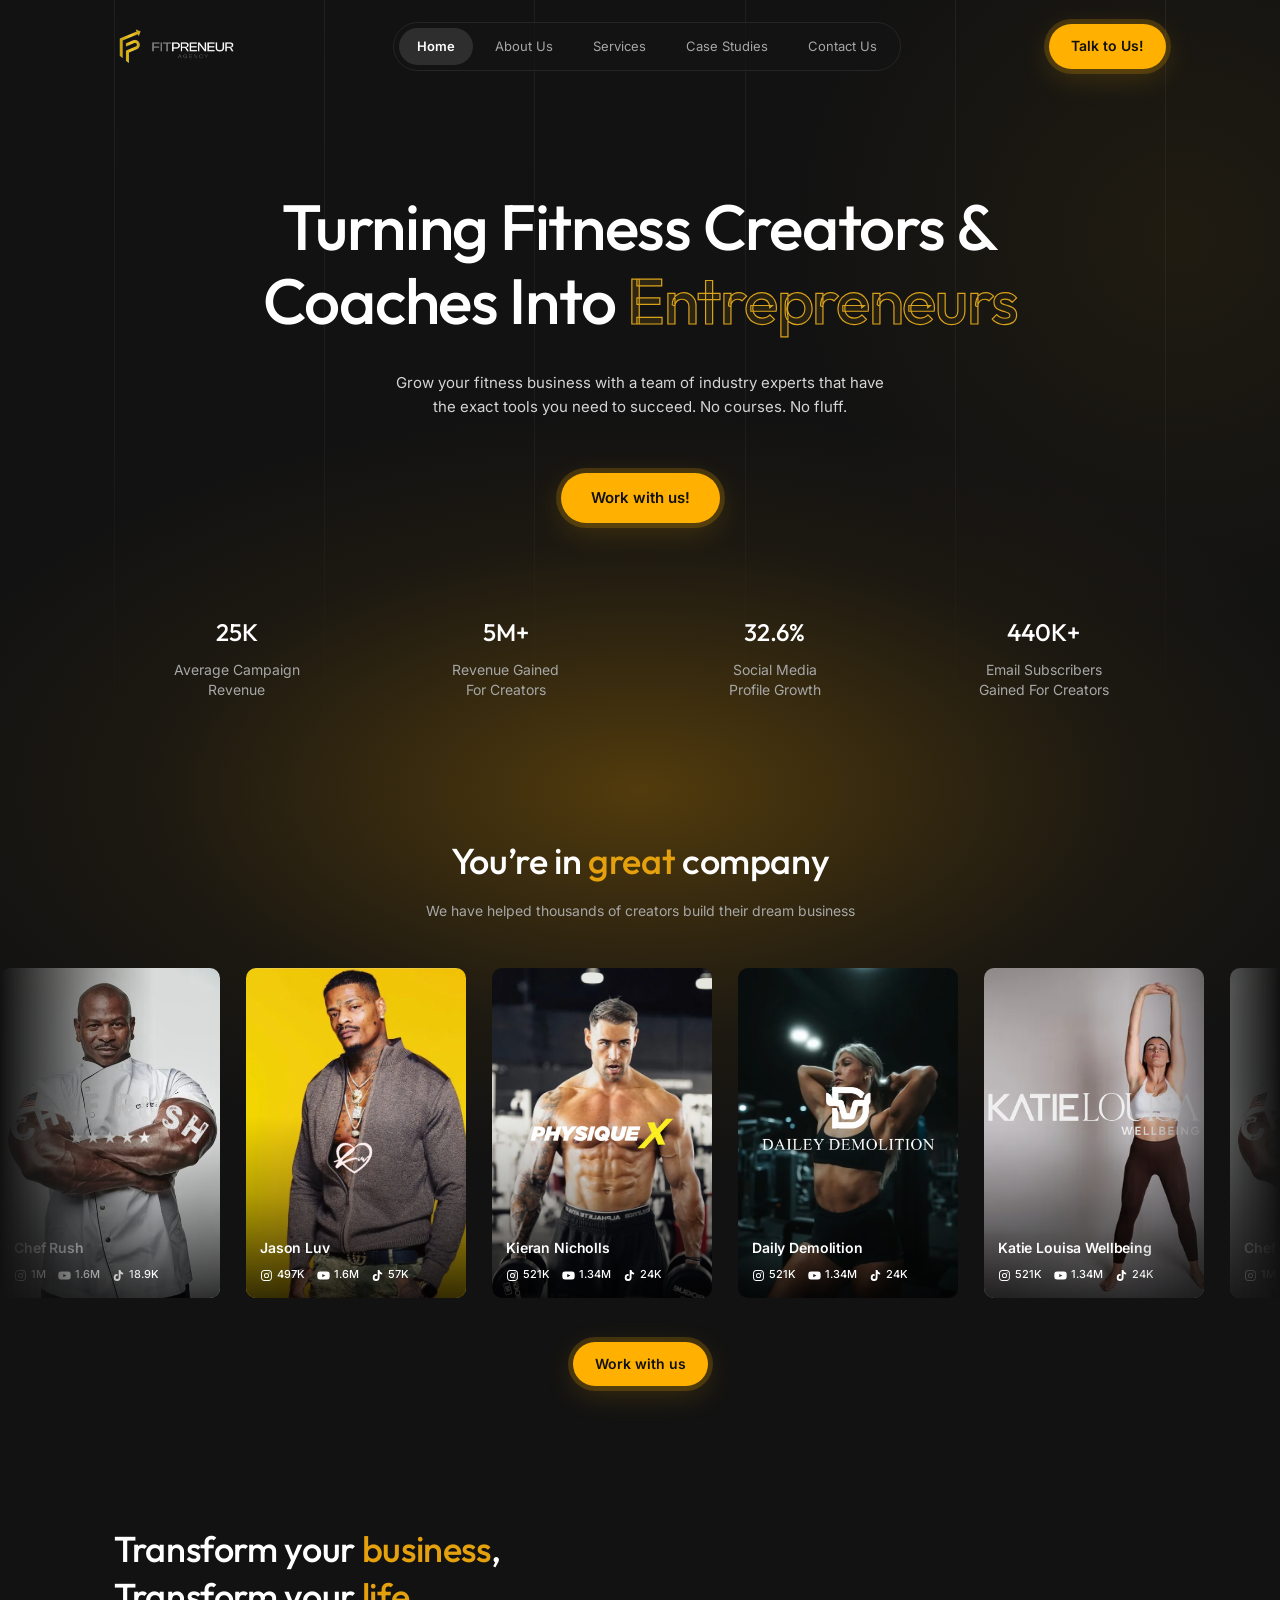
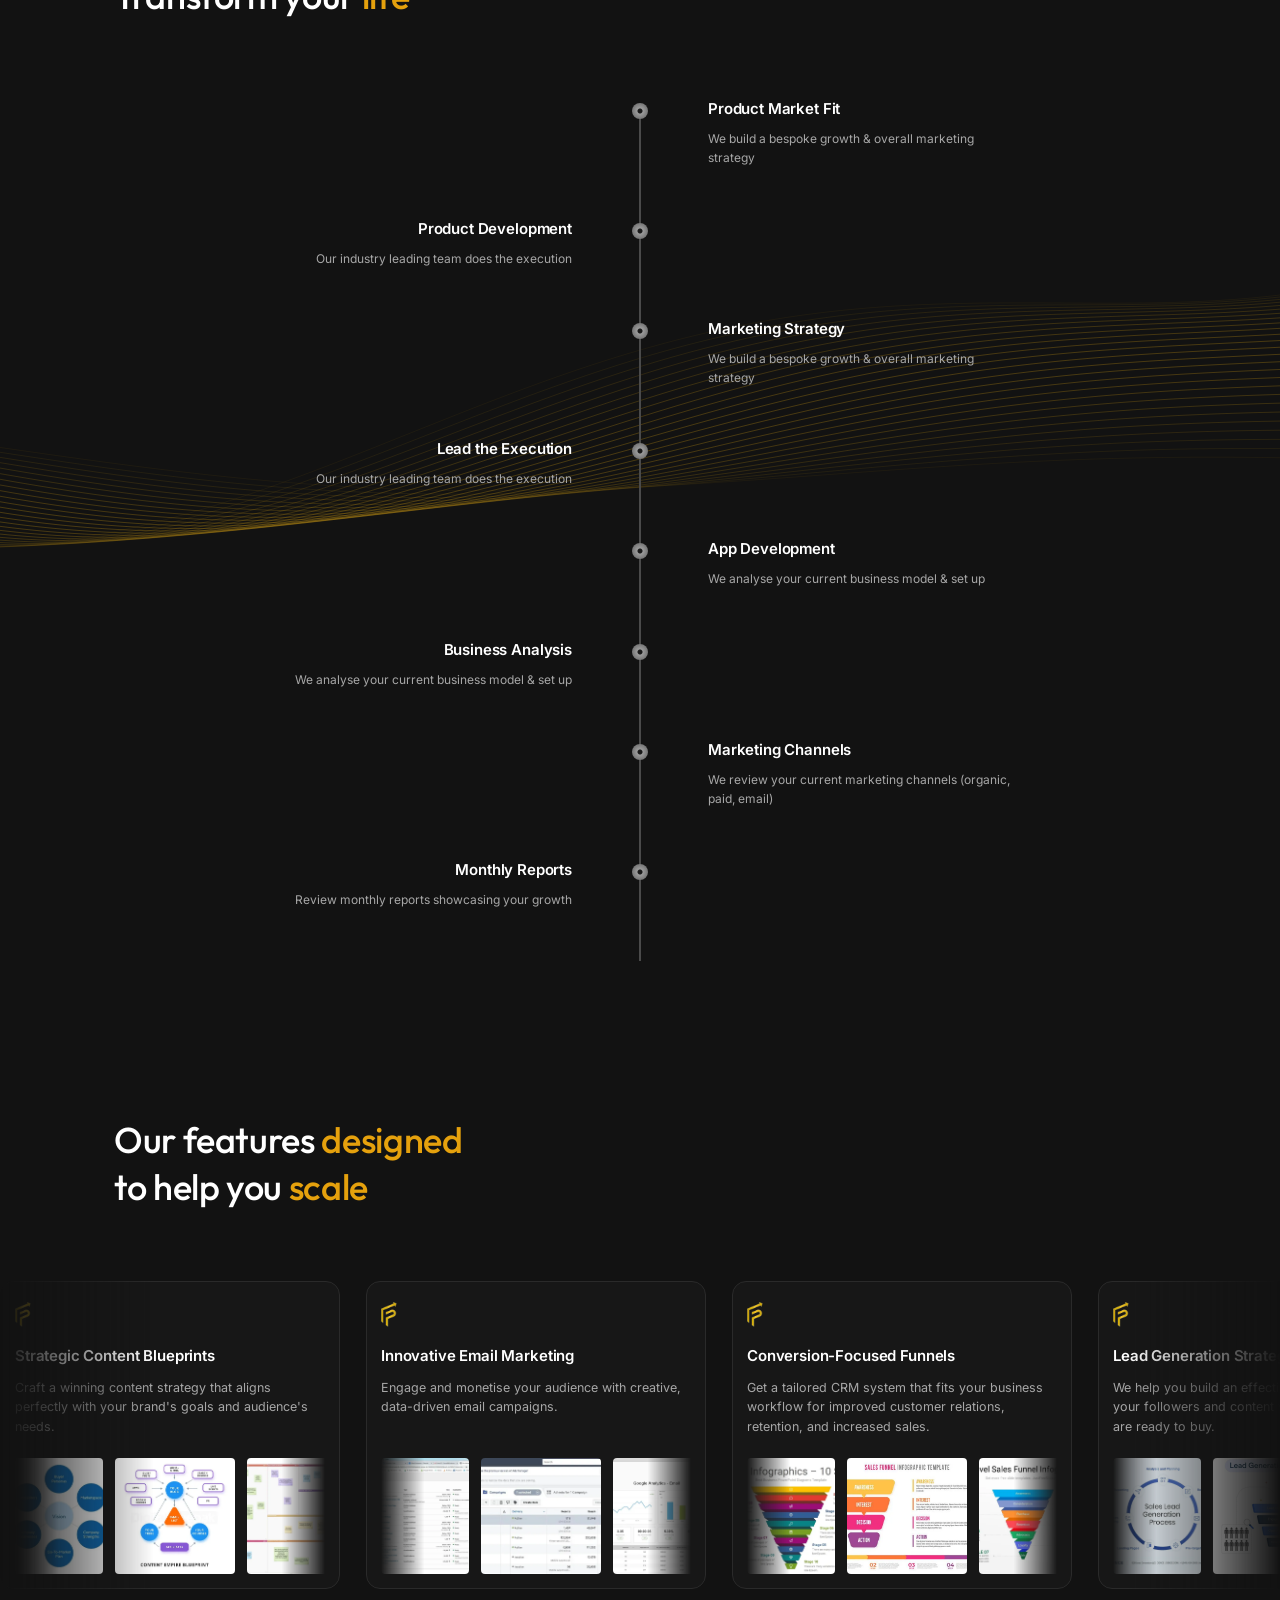
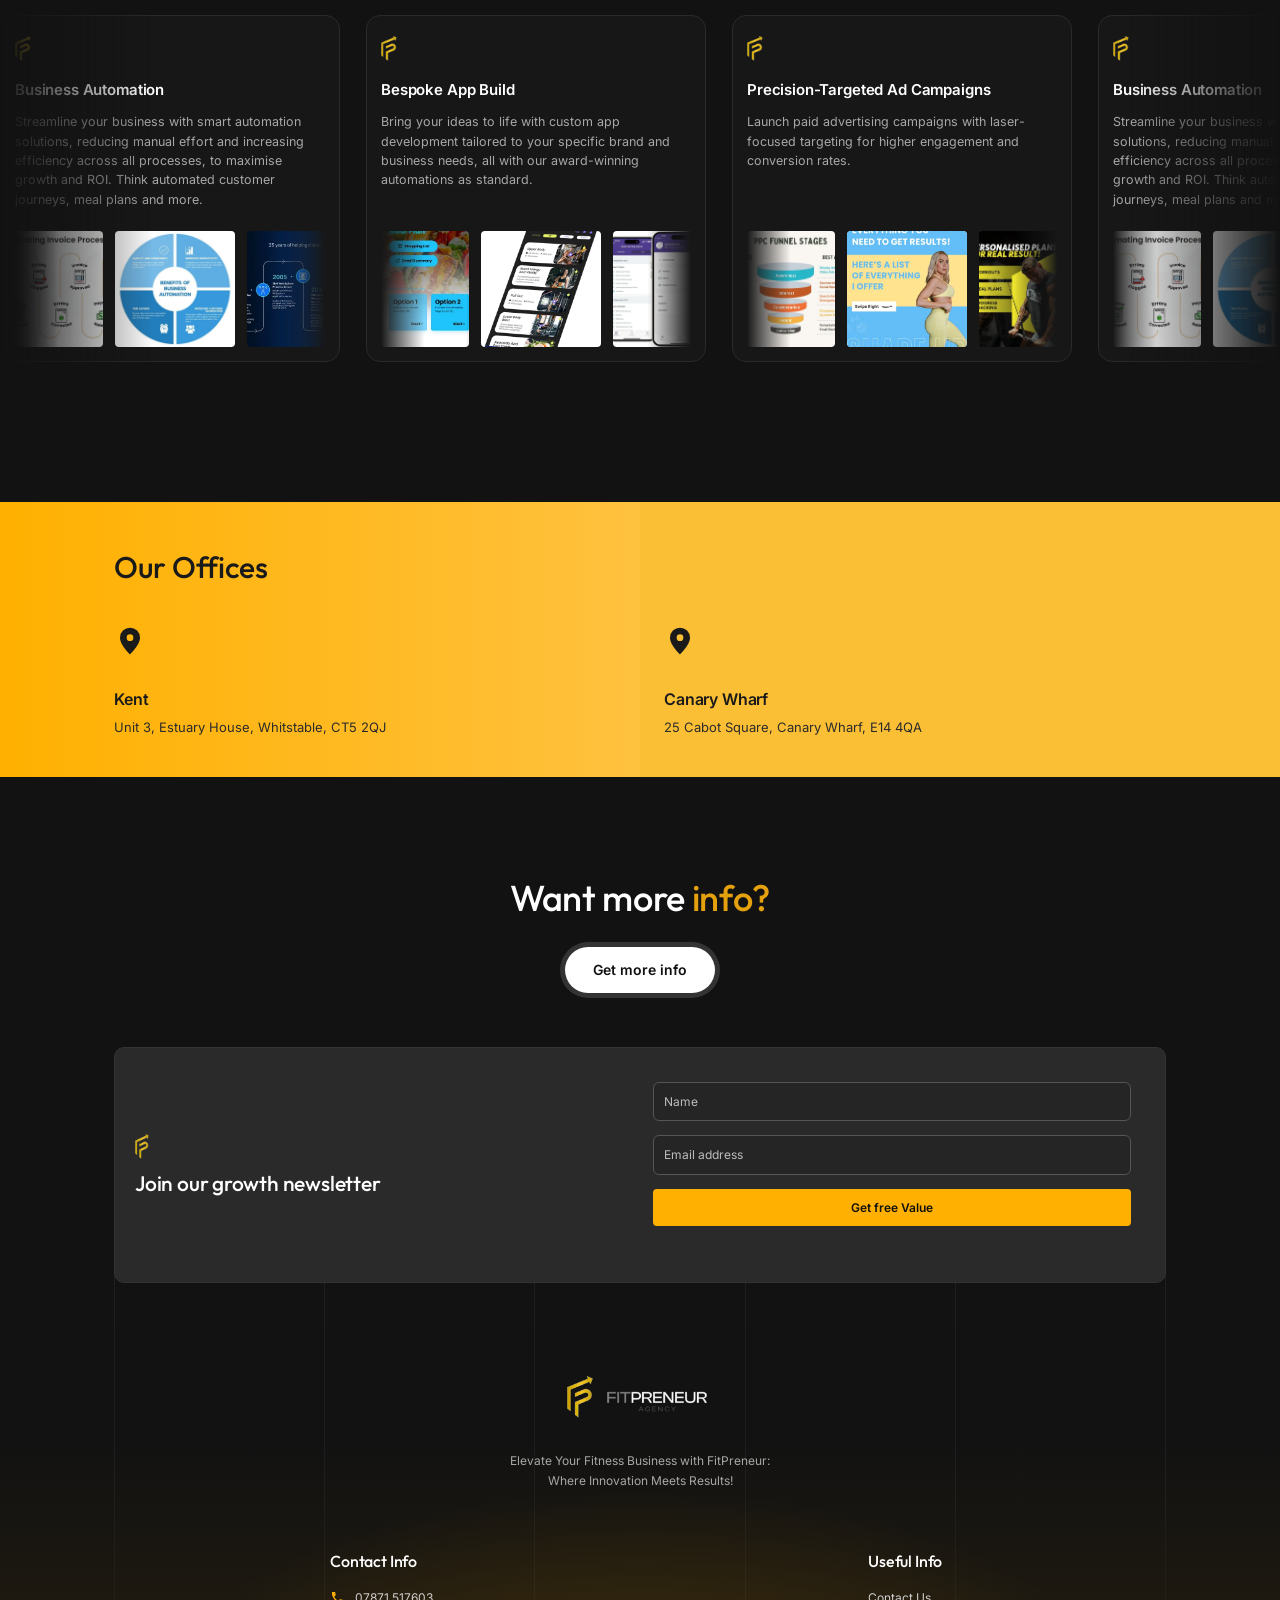
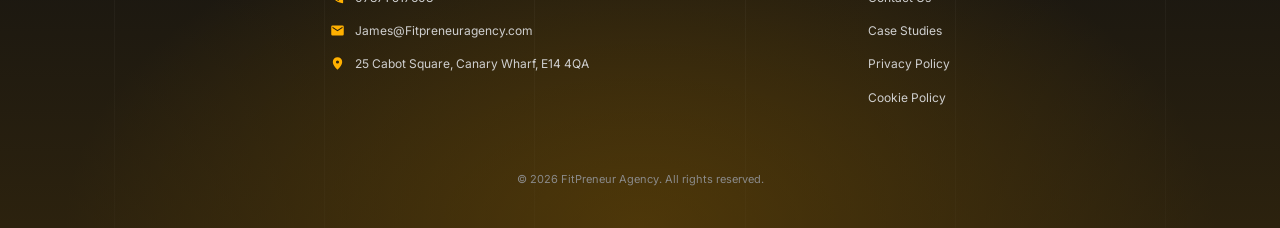
<file: index.html>
<!doctype html>
<html lang="en-GB">
<head>
  <meta charset="utf-8">
  <meta name="viewport" content="width=device-width, initial-scale=1">
  <title>FitPreneur Agency | Turning Fitness Creators &amp; Coaches Into Entrepreneurs</title>
  <meta name="description" content="Grow your fitness business with a team of industry experts that have the exact tools you need to succeed. Email marketing, funnels, lead generation, apps and automation for fitness creators and coaches. No courses. No fluff.">
  <link rel="canonical" href="https://fitpreneuragency.com/">
  <meta name="theme-color" content="#121212">

  <meta property="og:type" content="website">
  <meta property="og:site_name" content="FitPreneur Agency">
  <meta property="og:title" content="FitPreneur Agency | Turning Fitness Creators &amp; Coaches Into Entrepreneurs">
  <meta property="og:description" content="Grow your fitness business with a team of industry experts. No courses. No fluff.">
  <meta property="og:url" content="https://fitpreneuragency.com/">
  <meta property="og:image" content="https://fitpreneuragency.com/assets/img/og-image.png">
  <meta name="twitter:card" content="summary_large_image">

  <link rel="icon" type="image/png" href="assets/img/favicon.png">
  <link rel="apple-touch-icon" href="assets/img/apple-touch-icon.png">

  <link rel="preconnect" href="https://fonts.googleapis.com">
  <link rel="preconnect" href="https://fonts.gstatic.com" crossorigin>
  <link href="https://fonts.googleapis.com/css2?family=Inter:wght@400;500;600&family=Outfit:wght@400;500;600&display=swap" rel="stylesheet">
  <link rel="stylesheet" href="assets/css/styles.css">

  <script type="application/ld+json">
  {
    "@context": "https://schema.org",
    "@type": "Organization",
    "name": "FitPreneur Agency",
    "url": "https://fitpreneuragency.com/",
    "logo": "https://fitpreneuragency.com/assets/img/logo.png",
    "email": "james@fitpreneuragency.com",
    "telephone": "+44 7871 517603",
    "address": [
      {"@type": "PostalAddress", "streetAddress": "25 Cabot Square", "addressLocality": "Canary Wharf, London", "postalCode": "E14 4QA", "addressCountry": "GB"},
      {"@type": "PostalAddress", "streetAddress": "Unit 3, Estuary House", "addressLocality": "Whitstable", "postalCode": "CT5 2QJ", "addressCountry": "GB"}
    ]
  }
  </script>
</head>
<body>
  <a class="skip-link" href="#main">Skip to content</a>

  <!-- HEADER -->
  <header class="site-header" id="top">
    <div class="container header-inner">
      <a class="brand" href="index.html" aria-label="FitPreneur Agency home">
        <img src="assets/img/logo.png" alt="FitPreneur Agency" width="130" height="39">
      </a>

      <nav class="nav" id="site-nav" aria-label="Main">
        <ul>
          <li><a href="index.html" class="is-active" aria-current="page">Home</a></li>
          <li><a href="about.html">About Us</a></li>
          <li><a href="services.html">Services</a></li>
          <li><a href="case-studies.html">Case Studies</a></li>
          <li><a href="contact.html">Contact Us</a></li>
        </ul>
        <a class="btn btn-gold nav-cta-mobile" href="contact.html">Talk to Us!</a>
      </nav>

      <a class="btn btn-gold header-cta" href="contact.html">Talk to Us!</a>

      <button class="menu-toggle" type="button" aria-expanded="false" aria-controls="site-nav" aria-label="Open menu">
        <span></span><span></span>
      </button>
    </div>
  </header>

  <main id="main">

    <!-- HERO -->
    <section class="hero">
      <div class="grid-lines" aria-hidden="true"><span></span><span></span><span></span><span></span><span></span><span></span></div>
      <div class="hero-glow" aria-hidden="true"></div>

      <div class="container hero-inner">
        <h1 class="hero-title reveal">
          Turning Fitness Creators &amp;<br>
          Coaches Into <span class="outline-text">Entrepreneurs</span>
        </h1>
        <p class="hero-sub reveal">Grow your fitness business with a team of industry experts that have the exact tools you need to succeed. No courses. No fluff.</p>
        <div class="reveal">
          <a class="btn btn-gold btn-lg" href="contact.html">Work with us!</a>
        </div>

        <dl class="stats">
          <div class="stat reveal">
            <dt class="stat-num" data-count="25" data-suffix="K">25K</dt>
            <dd>Average Campaign<br>Revenue</dd>
          </div>
          <div class="stat reveal">
            <dt class="stat-num" data-count="5" data-suffix="M+">5M+</dt>
            <dd>Revenue Gained<br>For Creators</dd>
          </div>
          <div class="stat reveal">
            <dt class="stat-num" data-count="32.6" data-decimals="1" data-suffix="%">32.6%</dt>
            <dd>Social Media<br>Profile Growth</dd>
          </div>
          <div class="stat reveal">
            <dt class="stat-num" data-count="440" data-suffix="K+">440K+</dt>
            <dd>Email Subscribers<br>Gained For Creators</dd>
          </div>
        </dl>
      </div>
    </section>

    <!-- CREATORS -->
    <section class="creators" aria-labelledby="creators-title">
      <div class="container center">
        <h2 id="creators-title" class="section-title reveal">You’re in <span class="gold">great</span> company</h2>
        <p class="section-sub reveal">We have helped thousands of creators build their dream business</p>
      </div>

      <div class="marquee creators-marquee" data-speed="45">
        <ul class="marquee-track">
          <li class="creator-card">
            <img class="creator-photo" src="assets/img/creators/chef-rush.webp" alt="Chef Rush" loading="lazy" width="427" height="640">
            <img class="creator-logo logo-chef" src="assets/img/creators/chef-rush-logo.webp" alt="" loading="lazy">
            <div class="creator-info">
              <h3>Chef Rush</h3>
              <ul class="socials">
                <li><svg aria-label="Instagram followers" viewBox="0 0 24 24"><use href="#i-ig"/></svg>1M</li>
                <li><svg aria-label="YouTube subscribers" viewBox="0 0 24 24"><use href="#i-yt"/></svg>1.6M</li>
                <li><svg aria-label="TikTok followers" viewBox="0 0 24 24"><use href="#i-tt"/></svg>18.9K</li>
              </ul>
            </div>
          </li>
          <li class="creator-card">
            <img class="creator-photo" src="assets/img/creators/jason-luv.webp" alt="Jason Luv" loading="lazy" width="640" height="799">
            <img class="creator-logo logo-jason" src="assets/img/creators/jason-luv-logo.webp" alt="" loading="lazy">
            <div class="creator-info">
              <h3>Jason Luv</h3>
              <ul class="socials">
                <li><svg aria-label="Instagram followers" viewBox="0 0 24 24"><use href="#i-ig"/></svg>497K</li>
                <li><svg aria-label="YouTube subscribers" viewBox="0 0 24 24"><use href="#i-yt"/></svg>1.6M</li>
                <li><svg aria-label="TikTok followers" viewBox="0 0 24 24"><use href="#i-tt"/></svg>57K</li>
              </ul>
            </div>
          </li>
          <li class="creator-card">
            <img class="creator-photo" src="assets/img/creators/kieran-nicholls.webp" alt="Kieran Nicholls" loading="lazy" width="640" height="797">
            <img class="creator-logo logo-kieran" src="assets/img/creators/kieran-nicholls-logo.webp" alt="" loading="lazy">
            <div class="creator-info">
              <h3>Kieran Nicholls</h3>
              <ul class="socials">
                <li><svg aria-label="Instagram followers" viewBox="0 0 24 24"><use href="#i-ig"/></svg>521K</li>
                <li><svg aria-label="YouTube subscribers" viewBox="0 0 24 24"><use href="#i-yt"/></svg>1.34M</li>
                <li><svg aria-label="TikTok followers" viewBox="0 0 24 24"><use href="#i-tt"/></svg>24K</li>
              </ul>
            </div>
          </li>
          <li class="creator-card">
            <img class="creator-photo" src="assets/img/creators/daily-demolition.webp" alt="Daily Demolition" loading="lazy" width="520" height="775">
            <img class="creator-logo logo-dd" src="assets/img/creators/daily-demolition-logo.webp" alt="" loading="lazy">
            <div class="creator-info">
              <h3>Daily Demolition</h3>
              <ul class="socials">
                <li><svg aria-label="Instagram followers" viewBox="0 0 24 24"><use href="#i-ig"/></svg>521K</li>
                <li><svg aria-label="YouTube subscribers" viewBox="0 0 24 24"><use href="#i-yt"/></svg>1.34M</li>
                <li><svg aria-label="TikTok followers" viewBox="0 0 24 24"><use href="#i-tt"/></svg>24K</li>
              </ul>
            </div>
          </li>
          <li class="creator-card">
            <img class="creator-photo photo-katie" src="assets/img/creators/katie-louisa.webp" alt="Katie Louisa Wellbeing" loading="lazy" width="640" height="454">
            <img class="creator-logo logo-katie" src="assets/img/creators/katie-louisa-logo.webp" alt="" loading="lazy">
            <div class="creator-info">
              <h3>Katie Louisa Wellbeing</h3>
              <ul class="socials">
                <li><svg aria-label="Instagram followers" viewBox="0 0 24 24"><use href="#i-ig"/></svg>521K</li>
                <li><svg aria-label="YouTube subscribers" viewBox="0 0 24 24"><use href="#i-yt"/></svg>1.34M</li>
                <li><svg aria-label="TikTok followers" viewBox="0 0 24 24"><use href="#i-tt"/></svg>24K</li>
              </ul>
            </div>
          </li>
        </ul>
      </div>

      <div class="center reveal">
        <a class="btn btn-gold" href="contact.html">Work with us</a>
      </div>
    </section>

    <!-- PROCESS / ABOUT -->
    <section class="process" id="process" aria-labelledby="process-title">
      <canvas class="waves" aria-hidden="true"></canvas>
      <div class="container">
        <h2 id="process-title" class="section-title left reveal">Transform your <span class="gold">business</span>,<br>Transform your <span class="gold">life</span></h2>

        <ol class="timeline">
          <li class="tl-item right"><h3>Product Market Fit</h3><p>We build a bespoke growth &amp; overall marketing strategy</p></li>
          <li class="tl-item left"><h3>Product Development</h3><p>Our industry leading team does the execution</p></li>
          <li class="tl-item right"><h3>Marketing Strategy</h3><p>We build a bespoke growth &amp; overall marketing strategy</p></li>
          <li class="tl-item left"><h3>Lead the Execution</h3><p>Our industry leading team does the execution</p></li>
          <li class="tl-item right"><h3>App Development</h3><p>We analyse your current business model &amp; set up</p></li>
          <li class="tl-item left"><h3>Business Analysis</h3><p>We analyse your current business model &amp; set up</p></li>
          <li class="tl-item right"><h3>Marketing Channels</h3><p>We review your current marketing channels (organic, paid, email)</p></li>
          <li class="tl-item left"><h3>Monthly Reports</h3><p>Review monthly reports showcasing your growth</p></li>
          <li class="tl-line" aria-hidden="true"><span class="tl-fill"></span></li>
        </ol>
      </div>
    </section>

    <!-- FEATURES / SERVICES -->
    <section class="features" id="features" aria-labelledby="features-title">
      <div class="container">
        <h2 id="features-title" class="section-title left reveal">Our features <span class="gold">designed</span><br>to help you <span class="gold">scale</span></h2>
      </div>

      <div class="marquee features-marquee" data-speed="38">
        <ul class="marquee-track">
          <li class="feature-card">
            <img class="f-icon" src="assets/img/logo-mark.png" alt="" width="18" height="28">
            <h3>Strategic Content Blueprints</h3>
            <p>Craft a winning content strategy that aligns perfectly with your brand's goals and audience's needs.</p>
            <div class="f-media"><img src="assets/img/features/content-1.webp" alt="" loading="lazy"><img src="assets/img/features/content-2.webp" alt="Content empire blueprint diagram" loading="lazy"><img src="assets/img/features/content-3.webp" alt="" loading="lazy"></div>
          </li>
          <li class="feature-card">
            <img class="f-icon" src="assets/img/logo-mark.png" alt="" width="18" height="28">
            <h3>Innovative Email Marketing</h3>
            <p>Engage and monetise your audience with creative, data-driven email campaigns.</p>
            <div class="f-media"><img src="assets/img/features/email-1.webp" alt="" loading="lazy"><img src="assets/img/features/email-2.webp" alt="Email campaign dashboard" loading="lazy"><img src="assets/img/features/email-3.webp" alt="" loading="lazy"></div>
          </li>
          <li class="feature-card">
            <img class="f-icon" src="assets/img/logo-mark.png" alt="" width="18" height="28">
            <h3>Conversion-Focused Funnels</h3>
            <p>Get a tailored CRM system that fits your business workflow for improved customer relations, retention, and increased sales.</p>
            <div class="f-media"><img src="assets/img/features/funnels-1.webp" alt="" loading="lazy"><img src="assets/img/features/funnels-2.webp" alt="Sales funnel infographic" loading="lazy"><img src="assets/img/features/funnels-3.webp" alt="" loading="lazy"></div>
          </li>
          <li class="feature-card">
            <img class="f-icon" src="assets/img/logo-mark.png" alt="" width="18" height="28">
            <h3>Lead Generation Strategy</h3>
            <p>We help you build an effective strategy to convert your followers and content viewers into leads that are ready to buy.</p>
            <div class="f-media"><img src="assets/img/features/leads-1.webp" alt="" loading="lazy"><img src="assets/img/features/leads-2.webp" alt="Lead generation process" loading="lazy"><img src="assets/img/features/leads-3.webp" alt="" loading="lazy"></div>
          </li>
        </ul>
      </div>

      <div class="marquee features-marquee reverse" data-speed="38">
        <ul class="marquee-track">
          <li class="feature-card">
            <img class="f-icon" src="assets/img/logo-mark.png" alt="" width="18" height="28">
            <h3>Business Automation</h3>
            <p>Streamline your business with smart automation solutions, reducing manual effort and increasing efficiency across all processes, to maximise growth and ROI. Think automated customer journeys, meal plans and more.</p>
            <div class="f-media"><img src="assets/img/features/automation-1.webp" alt="" loading="lazy"><img src="assets/img/features/automation-2.webp" alt="Benefits of business automation" loading="lazy"><img src="assets/img/features/automation-3.webp" alt="" loading="lazy"></div>
          </li>
          <li class="feature-card">
            <img class="f-icon" src="assets/img/logo-mark.png" alt="" width="18" height="28">
            <h3>Bespoke App Build</h3>
            <p>Bring your ideas to life with custom app development tailored to your specific brand and business needs, all with our award-winning automations as standard.</p>
            <div class="f-media"><img src="assets/img/features/app-1.webp" alt="Custom fitness app screens" loading="lazy"><img src="assets/img/features/app-2.webp" alt="" loading="lazy"><img src="assets/img/features/app-3.webp" alt="" loading="lazy"></div>
          </li>
          <li class="feature-card">
            <img class="f-icon" src="assets/img/logo-mark.png" alt="" width="18" height="28">
            <h3>Precision-Targeted Ad Campaigns</h3>
            <p>Launch paid advertising campaigns with laser-focused targeting for higher engagement and conversion rates.</p>
            <div class="f-media"><img src="assets/img/features/ads-1.webp" alt="" loading="lazy"><img src="assets/img/features/ads-2.webp" alt="Fitness ad creative" loading="lazy"><img src="assets/img/features/ads-3.webp" alt="" loading="lazy"></div>
          </li>
        </ul>
      </div>
    </section>

    <!-- OFFICES -->
    <section class="offices" aria-labelledby="offices-title">
      <div class="offices-inner">
        <div class="office office-a">
          <h2 id="offices-title">Our Offices</h2>
          <svg class="pin" viewBox="0 0 24 24" aria-hidden="true"><use href="#i-pin"/></svg>
          <h3>Kent</h3>
          <p>Unit 3, Estuary House, Whitstable, CT5 2QJ</p>
        </div>
        <div class="office office-b">
          <svg class="pin" viewBox="0 0 24 24" aria-hidden="true"><use href="#i-pin"/></svg>
          <h3>Canary Wharf</h3>
          <p>25 Cabot Square, Canary Wharf, E14 4QA</p>
        </div>
      </div>
    </section>

    <!-- CTA + NEWSLETTER -->
    <section class="cta" id="contact" aria-labelledby="cta-title">
      <div class="container center">
        <h2 id="cta-title" class="section-title reveal">Want more <span class="gold">info?</span></h2>
        <div class="reveal">
          <a class="btn btn-white" href="contact.html">Get more info</a>
        </div>
      </div>

      <div class="container">
        <div class="newsletter reveal" id="newsletter">
          <div class="nl-copy">
            <img src="assets/img/logo-mark.png" alt="" width="16" height="25">
            <h2>Join our growth newsletter</h2>
          </div>
          <form class="nl-form js-form" action="https://formsubmit.co/ajax/james@fitpreneuragency.com" method="post" novalidate data-success="You're in! Check your inbox for your free value.">
            <input type="hidden" name="_subject" value="New newsletter sign-up from the FitPreneur website">
            <input type="hidden" name="_template" value="table">
            <label class="sr-only" for="nl-name">Name</label>
            <input id="nl-name" name="name" type="text" placeholder="Name" autocomplete="name" required>
            <label class="sr-only" for="nl-email">Email address</label>
            <input id="nl-email" name="email" type="email" placeholder="Email address" autocomplete="email" required>
            <div class="hp" aria-hidden="true"><label>Leave this empty <input name="_honey" type="text" tabindex="-1" autocomplete="off"></label></div>
            <button class="btn-block" type="submit">Get free Value</button>
            <p class="nl-status" role="status" aria-live="polite"></p>
          </form>
        </div>
      </div>
    </section>
  </main>

  <!-- FOOTER -->
  <footer class="site-footer">
    <div class="grid-lines" aria-hidden="true"><span></span><span></span><span></span><span></span><span></span><span></span></div>
    <div class="footer-glow" aria-hidden="true"></div>
    <div class="container footer-inner">
      <div class="footer-brand">
        <img src="assets/img/logo.png" alt="FitPreneur Agency" width="160" height="48" loading="lazy">
        <p>Elevate Your Fitness Business with FitPreneur:<br>Where Innovation Meets Results!</p>
      </div>
      <div class="footer-cols">
        <div>
          <h2>Contact Info</h2>
          <ul class="contact-list">
            <li><svg viewBox="0 0 24 24" aria-hidden="true"><use href="#i-phone"/></svg><a href="tel:+447871517603">07871 517603</a></li>
            <li><svg viewBox="0 0 24 24" aria-hidden="true"><use href="#i-mail"/></svg><a href="mailto:james@fitpreneuragency.com">James@Fitpreneuragency.com</a></li>
            <li><svg viewBox="0 0 24 24" aria-hidden="true"><use href="#i-pin"/></svg><span>25 Cabot Square, Canary Wharf, E14 4QA</span></li>
          </ul>
        </div>
        <div>
          <h2>Useful Info</h2>
          <ul class="link-list">
            <li><a href="contact.html">Contact Us</a></li>
            <li><a href="case-studies.html">Case Studies</a></li>
            <li><a href="privacy.html">Privacy Policy</a></li>
            <li><a href="cookies.html">Cookie Policy</a></li>
          </ul>
        </div>
      </div>
      <p class="copyright">© <span id="year">2026</span> FitPreneur Agency. All rights reserved.</p>
    </div>
  </footer>

  <!-- ICON SPRITE -->
  <svg width="0" height="0" style="position:absolute" aria-hidden="true">
    <symbol id="i-ig" viewBox="0 0 24 24"><path fill="currentColor" d="M12 7.3a4.7 4.7 0 1 0 0 9.4 4.7 4.7 0 0 0 0-9.4Zm0 7.7a3 3 0 1 1 0-6 3 3 0 0 1 0 6Zm6-7.9a1.1 1.1 0 1 1-2.2 0 1.1 1.1 0 0 1 2.2 0ZM21.9 8c0-1.6-.5-3-1.6-4.2A5.9 5.9 0 0 0 16.1 2C14.5 2 9.5 2 7.9 2 6.3 2.1 4.9 2.6 3.7 3.7A5.9 5.9 0 0 0 2 8c-.1 1.6-.1 6.5 0 8.1.1 1.6.5 3 1.7 4.2A5.9 5.9 0 0 0 7.9 22c1.6.1 6.5.1 8.1 0 1.6 0 3-.5 4.2-1.7a5.9 5.9 0 0 0 1.7-4.2c.1-1.6.1-6.5 0-8.1Zm-2.1 9.8a3.3 3.3 0 0 1-1.9 1.9c-1.3.5-4.4.4-5.9.4s-4.6.1-5.9-.4a3.3 3.3 0 0 1-1.9-1.9c-.5-1.3-.4-4.4-.4-5.9s-.1-4.6.4-5.9a3.3 3.3 0 0 1 1.9-1.8C7.4 3.7 10.5 3.8 12 3.8s4.6-.1 5.9.4a3.3 3.3 0 0 1 1.9 1.9c.5 1.3.4 4.4.4 5.9s.1 4.6-.4 5.9Z"/></symbol>
    <symbol id="i-yt" viewBox="0 0 24 24"><path fill="currentColor" d="M23 7.2a3 3 0 0 0-2.1-2.1C19 4.6 12 4.6 12 4.6s-7 0-8.9.5A3 3 0 0 0 1 7.2 31 31 0 0 0 .5 12a31 31 0 0 0 .5 4.8 3 3 0 0 0 2.1 2.1c1.9.5 8.9.5 8.9.5s7 0 8.9-.5a3 3 0 0 0 2.1-2.1 31 31 0 0 0 .5-4.8 31 31 0 0 0-.5-4.8ZM9.7 15V9l5.8 3-5.8 3Z"/></symbol>
    <symbol id="i-tt" viewBox="0 0 24 24"><path fill="currentColor" d="M19.6 6.7a4.8 4.8 0 0 1-3.8-4.2V2h-3.4v13.7a2.9 2.9 0 1 1-2-2.8V9.4a6.3 6.3 0 1 0 5.4 6.3V8.8a8.2 8.2 0 0 0 4.8 1.5V6.9l-1-.2Z"/></symbol>
    <symbol id="i-pin" viewBox="0 0 24 24"><path fill="currentColor" d="M12 2a7.5 7.5 0 0 0-7.5 7.5C4.5 15 12 22 12 22s7.5-7 7.5-12.5A7.5 7.5 0 0 0 12 2Zm0 10a2.5 2.5 0 1 1 0-5 2.5 2.5 0 0 1 0 5Z"/></symbol>
    <symbol id="i-phone" viewBox="0 0 24 24"><path fill="currentColor" d="M20 15.5c-1.2 0-2.4-.2-3.6-.6a1 1 0 0 0-1 .3l-2.2 2.2a15 15 0 0 1-6.6-6.6l2.2-2.2c.3-.3.4-.7.3-1A11.4 11.4 0 0 1 8.5 4a1 1 0 0 0-1-1H4a1 1 0 0 0-1 1 17 17 0 0 0 17 17 1 1 0 0 0 1-1v-3.5a1 1 0 0 0-1-1Z"/></symbol>
    <symbol id="i-mail" viewBox="0 0 24 24"><path fill="currentColor" d="M20 4H4a2 2 0 0 0-2 2v12a2 2 0 0 0 2 2h16a2 2 0 0 0 2-2V6a2 2 0 0 0-2-2Zm0 4-8 5-8-5V6l8 5 8-5v2Z"/></symbol>
  </svg>

  <script src="assets/js/main.js" defer></script>
</body>
</html>
</file>
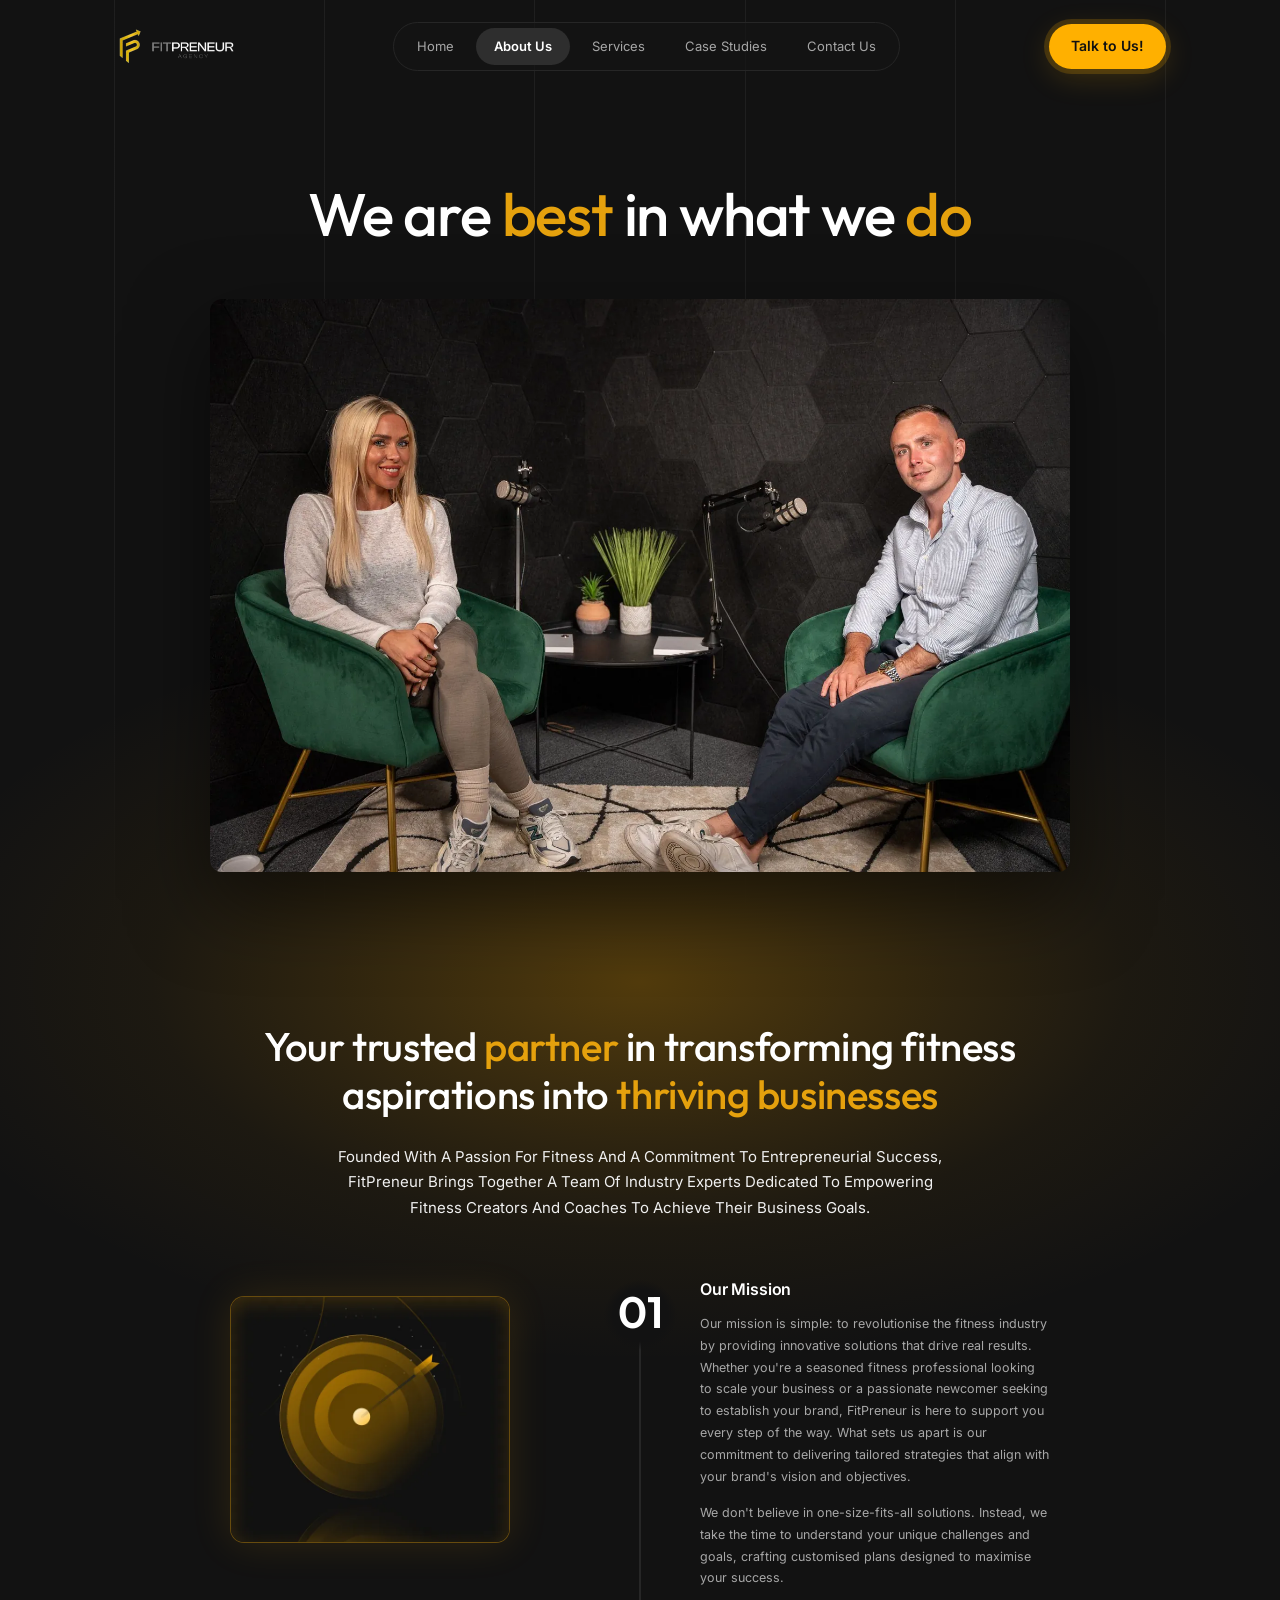
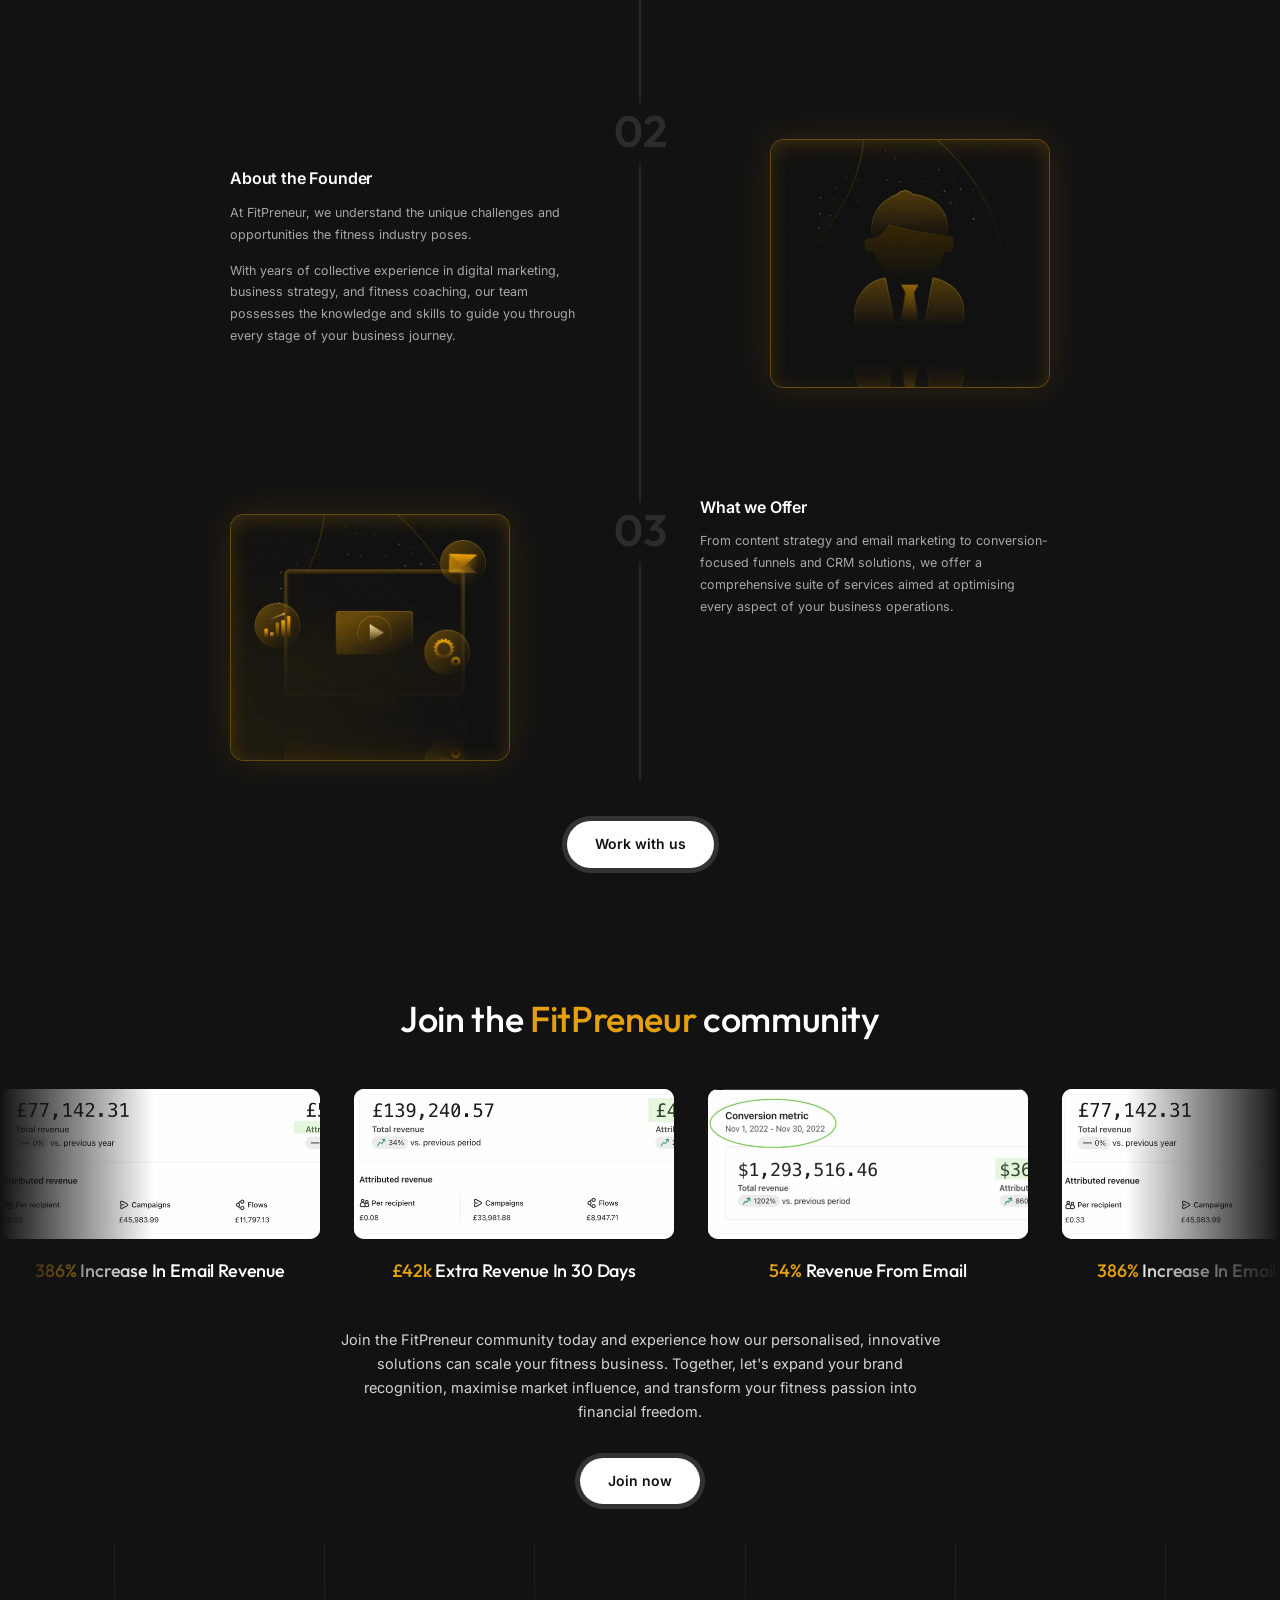
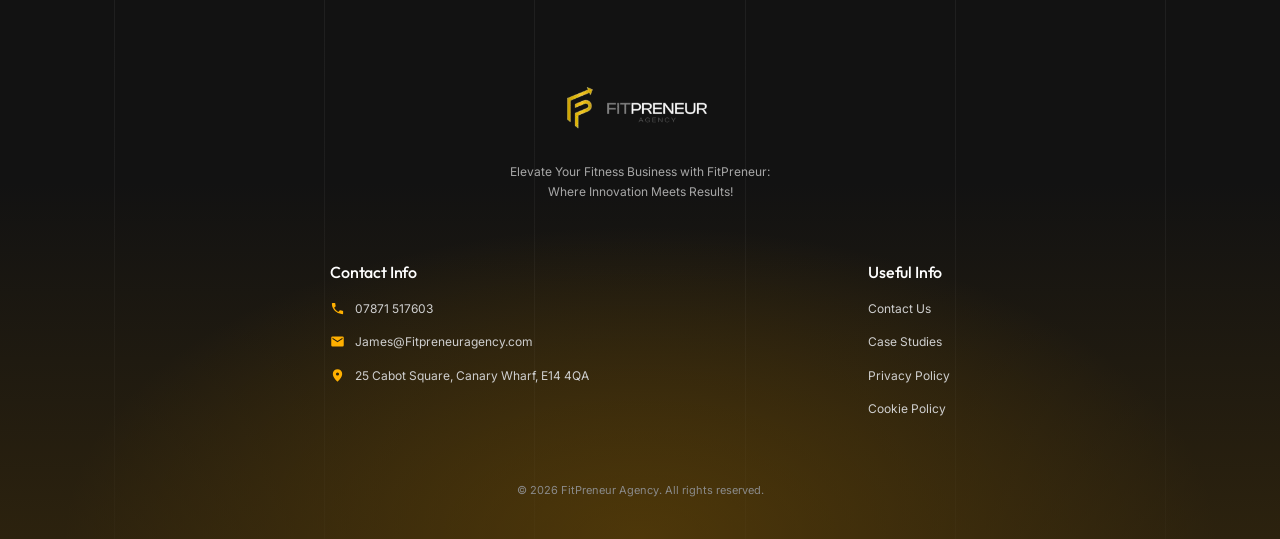
<file: about.html>
<!doctype html>
<html lang="en-GB">
<head>
  <meta charset="utf-8">
  <meta name="viewport" content="width=device-width, initial-scale=1">
  <title>About Us | FitPreneur Agency</title>
  <meta name="description" content="FitPreneur is your trusted partner in transforming fitness aspirations into thriving businesses. Meet the team, our mission and what we offer.">
  <meta name="robots" content="index,follow">
  <link rel="canonical" href="https://fitpreneuragency.com/about">
  <meta name="theme-color" content="#121212">

  <meta property="og:type" content="website">
  <meta property="og:site_name" content="FitPreneur Agency">
  <meta property="og:title" content="About Us | FitPreneur Agency">
  <meta property="og:description" content="FitPreneur is your trusted partner in transforming fitness aspirations into thriving businesses. Meet the team, our mission and what we offer.">
  <meta property="og:url" content="https://fitpreneuragency.com/about">
  <meta property="og:image" content="https://fitpreneuragency.com/assets/img/og-image.png">
  <meta name="twitter:card" content="summary_large_image">

  <link rel="icon" type="image/png" href="assets/img/favicon.png">
  <link rel="apple-touch-icon" href="assets/img/apple-touch-icon.png">

  <link rel="preconnect" href="https://fonts.googleapis.com">
  <link rel="preconnect" href="https://fonts.gstatic.com" crossorigin>
  <link href="https://fonts.googleapis.com/css2?family=Inter:wght@400;500;600&family=Outfit:wght@400;500;600&display=swap" rel="stylesheet">
  <link rel="stylesheet" href="assets/css/styles.css">
</head>
<body>
  <a class="skip-link" href="#main">Skip to content</a>

  <!-- HEADER -->
  <header class="site-header" id="top">
    <div class="container header-inner">
      <a class="brand" href="index.html" aria-label="FitPreneur Agency home">
        <img src="assets/img/logo.png" alt="FitPreneur Agency" width="130" height="39">
      </a>

      <nav class="nav" id="site-nav" aria-label="Main">
        <ul>
          <li><a href="index.html">Home</a></li>
          <li><a href="about.html" class="is-active" aria-current="page">About Us</a></li>
          <li><a href="services.html">Services</a></li>
          <li><a href="case-studies.html">Case Studies</a></li>
          <li><a href="contact.html">Contact Us</a></li>
        </ul>
        <a class="btn btn-gold nav-cta-mobile" href="contact.html">Talk to Us!</a>
      </nav>

      <a class="btn btn-gold header-cta" href="contact.html">Talk to Us!</a>

      <button class="menu-toggle" type="button" aria-expanded="false" aria-controls="site-nav" aria-label="Open menu">
        <span></span><span></span>
      </button>
    </div>
  </header>

  <main id="main">
    <section class="page-hero">
      <div class="grid-lines" aria-hidden="true"><span></span><span></span><span></span><span></span><span></span><span></span></div>
      <div class="hero-glow" aria-hidden="true"></div>
      <div class="container page-hero-inner">
        <h1 class="page-title reveal">We are <span class="gold">best</span> in what we <span class="gold">do</span></h1>
        
        
        <div class="video-frame reveal">
          <img src="assets/img/about/video-still.webp" alt="James from FitPreneur in conversation in the studio" width="1600" height="1066">
          <!-- Add a YouTube/Vimeo embed URL or .mp4 path to data-video to show the play button -->
          <button class="play-btn" type="button" data-video="" aria-label="Play video" hidden>
            <svg viewBox="0 0 24 24" aria-hidden="true"><path fill="currentColor" d="M8 5v14l11-7z"/></svg>
          </button>
        </div>
      </div>
    </section>

    <section class="page-section about-intro">
      <div class="container">
        <h2 class="reveal">Your trusted <span class="gold">partner</span> in transforming fitness<br>aspirations into <span class="gold">thriving businesses</span></h2>
        <p class="reveal">Founded with a passion for fitness and a commitment to entrepreneurial success, FitPreneur brings together a team of industry experts dedicated to empowering fitness creators and coaches to achieve their business goals.</p>

        <div class="about-rows">
          <div class="ar-line" aria-hidden="true"><span class="ar-fill"></span></div>

          <div class="ar-row text-right">
            <div class="ar-art reveal"><img src="assets/img/about/illustration-1.webp" alt="" width="600" height="528" loading="lazy"></div>
            <span class="ar-num" aria-hidden="true">01</span>
            <div class="ar-text reveal">
              <h3>Our Mission</h3>
              <p>Our mission is simple: to revolutionise the fitness industry by providing innovative solutions that drive real results. Whether you're a seasoned fitness professional looking to scale your business or a passionate newcomer seeking to establish your brand, FitPreneur is here to support you every step of the way. What sets us apart is our commitment to delivering tailored strategies that align with your brand's vision and objectives.</p>
              <p>We don't believe in one-size-fits-all solutions. Instead, we take the time to understand your unique challenges and goals, crafting customised plans designed to maximise your success.</p>
            </div>
          </div>

          <div class="ar-row text-left">
            <div class="ar-text reveal">
              <h3>About the Founder</h3>
              <p>At FitPreneur, we understand the unique challenges and opportunities the fitness industry poses.</p>
              <p>With years of collective experience in digital marketing, business strategy, and fitness coaching, our team possesses the knowledge and skills to guide you through every stage of your business journey.</p>
            </div>
            <span class="ar-num" aria-hidden="true">02</span>
            <div class="ar-art reveal"><img src="assets/img/about/illustration-2.webp" alt="" width="600" height="532" loading="lazy"></div>
          </div>

          <div class="ar-row text-right">
            <div class="ar-art reveal"><img src="assets/img/about/illustration-3.webp" alt="" width="600" height="530" loading="lazy"></div>
            <span class="ar-num" aria-hidden="true">03</span>
            <div class="ar-text reveal">
              <h3>What we Offer</h3>
              <p>From content strategy and email marketing to conversion-focused funnels and CRM solutions, we offer a comprehensive suite of services aimed at optimising every aspect of your business operations.</p>
            </div>
          </div>
        </div>

        <div class="center reveal" style="margin-top:40px">
          <a class="btn btn-white" href="contact.html">Work with us</a>
        </div>
      </div>
    </section>

    <section class="community" aria-labelledby="community-title">
      <div class="container">
        <h2 id="community-title" class="section-title reveal">Join the <span class="gold">FitPreneur</span> community</h2>
      </div>
      <div class="marquee" data-speed="40">
        <ul class="marquee-track">
          <li class="proof-card"><img src="assets/img/about/proof-1.webp" alt="Email platform report showing £57,781 attributed revenue" loading="lazy"><h3><span class="gold">386%</span> Increase In Email Revenue</h3></li>
          <li class="proof-card"><img src="assets/img/about/proof-2.webp" alt="Email platform report showing £42,929 attributed revenue" loading="lazy"><h3><span class="gold">£42k</span> Extra Revenue In 30 Days</h3></li>
          <li class="proof-card"><img src="assets/img/about/proof-3.webp" alt="Conversion report showing $1,293,516 total revenue" loading="lazy"><h3><span class="gold">54%</span> Revenue From Email</h3></li>
        </ul>
      </div>
      <div class="container">
        <p class="section-lead reveal">Join the FitPreneur community today and experience how our personalised, innovative solutions can scale your fitness business. Together, let's expand your brand recognition, maximise market influence, and transform your fitness passion into financial freedom.</p>
        <div class="reveal"><a class="btn btn-white" href="contact.html">Join now</a></div>
      </div>
    </section>
  </main>

  <!-- FOOTER -->
  <footer class="site-footer plain">
    <div class="grid-lines" aria-hidden="true"><span></span><span></span><span></span><span></span><span></span><span></span></div>
    <div class="footer-glow" aria-hidden="true"></div>
    <div class="container footer-inner">
      <div class="footer-brand">
        <img src="assets/img/logo.png" alt="FitPreneur Agency" width="160" height="48" loading="lazy">
        <p>Elevate Your Fitness Business with FitPreneur:<br>Where Innovation Meets Results!</p>
      </div>
      <div class="footer-cols">
        <div>
          <h2>Contact Info</h2>
          <ul class="contact-list">
            <li><svg viewBox="0 0 24 24" aria-hidden="true"><use href="#i-phone"/></svg><a href="tel:+447871517603">07871 517603</a></li>
            <li><svg viewBox="0 0 24 24" aria-hidden="true"><use href="#i-mail"/></svg><a href="mailto:james@fitpreneuragency.com">James@Fitpreneuragency.com</a></li>
            <li><svg viewBox="0 0 24 24" aria-hidden="true"><use href="#i-pin"/></svg><span>25 Cabot Square, Canary Wharf, E14 4QA</span></li>
          </ul>
        </div>
        <div>
          <h2>Useful Info</h2>
          <ul class="link-list">
            <li><a href="contact.html">Contact Us</a></li>
            <li><a href="case-studies.html">Case Studies</a></li>
            <li><a href="privacy.html">Privacy Policy</a></li>
            <li><a href="cookies.html">Cookie Policy</a></li>
          </ul>
        </div>
      </div>
      <p class="copyright">© <span id="year">2026</span> FitPreneur Agency. All rights reserved.</p>
    </div>
  </footer>

  <!-- ICON SPRITE -->
  <svg width="0" height="0" style="position:absolute" aria-hidden="true">
    <symbol id="i-ig" viewBox="0 0 24 24"><path fill="currentColor" d="M12 7.3a4.7 4.7 0 1 0 0 9.4 4.7 4.7 0 0 0 0-9.4Zm0 7.7a3 3 0 1 1 0-6 3 3 0 0 1 0 6Zm6-7.9a1.1 1.1 0 1 1-2.2 0 1.1 1.1 0 0 1 2.2 0ZM21.9 8c0-1.6-.5-3-1.6-4.2A5.9 5.9 0 0 0 16.1 2C14.5 2 9.5 2 7.9 2 6.3 2.1 4.9 2.6 3.7 3.7A5.9 5.9 0 0 0 2 8c-.1 1.6-.1 6.5 0 8.1.1 1.6.5 3 1.7 4.2A5.9 5.9 0 0 0 7.9 22c1.6.1 6.5.1 8.1 0 1.6 0 3-.5 4.2-1.7a5.9 5.9 0 0 0 1.7-4.2c.1-1.6.1-6.5 0-8.1Zm-2.1 9.8a3.3 3.3 0 0 1-1.9 1.9c-1.3.5-4.4.4-5.9.4s-4.6.1-5.9-.4a3.3 3.3 0 0 1-1.9-1.9c-.5-1.3-.4-4.4-.4-5.9s-.1-4.6.4-5.9a3.3 3.3 0 0 1 1.9-1.8C7.4 3.7 10.5 3.8 12 3.8s4.6-.1 5.9.4a3.3 3.3 0 0 1 1.9 1.9c.5 1.3.4 4.4.4 5.9s.1 4.6-.4 5.9Z"/></symbol>
    <symbol id="i-yt" viewBox="0 0 24 24"><path fill="currentColor" d="M23 7.2a3 3 0 0 0-2.1-2.1C19 4.6 12 4.6 12 4.6s-7 0-8.9.5A3 3 0 0 0 1 7.2 31 31 0 0 0 .5 12a31 31 0 0 0 .5 4.8 3 3 0 0 0 2.1 2.1c1.9.5 8.9.5 8.9.5s7 0 8.9-.5a3 3 0 0 0 2.1-2.1 31 31 0 0 0 .5-4.8 31 31 0 0 0-.5-4.8ZM9.7 15V9l5.8 3-5.8 3Z"/></symbol>
    <symbol id="i-tt" viewBox="0 0 24 24"><path fill="currentColor" d="M19.6 6.7a4.8 4.8 0 0 1-3.8-4.2V2h-3.4v13.7a2.9 2.9 0 1 1-2-2.8V9.4a6.3 6.3 0 1 0 5.4 6.3V8.8a8.2 8.2 0 0 0 4.8 1.5V6.9l-1-.2Z"/></symbol>
    <symbol id="i-pin" viewBox="0 0 24 24"><path fill="currentColor" d="M12 2a7.5 7.5 0 0 0-7.5 7.5C4.5 15 12 22 12 22s7.5-7 7.5-12.5A7.5 7.5 0 0 0 12 2Zm0 10a2.5 2.5 0 1 1 0-5 2.5 2.5 0 0 1 0 5Z"/></symbol>
    <symbol id="i-phone" viewBox="0 0 24 24"><path fill="currentColor" d="M20 15.5c-1.2 0-2.4-.2-3.6-.6a1 1 0 0 0-1 .3l-2.2 2.2a15 15 0 0 1-6.6-6.6l2.2-2.2c.3-.3.4-.7.3-1A11.4 11.4 0 0 1 8.5 4a1 1 0 0 0-1-1H4a1 1 0 0 0-1 1 17 17 0 0 0 17 17 1 1 0 0 0 1-1v-3.5a1 1 0 0 0-1-1Z"/></symbol>
    <symbol id="i-mail" viewBox="0 0 24 24"><path fill="currentColor" d="M20 4H4a2 2 0 0 0-2 2v12a2 2 0 0 0 2 2h16a2 2 0 0 0 2-2V6a2 2 0 0 0-2-2Zm0 4-8 5-8-5V6l8 5 8-5v2Z"/></symbol>
  </svg>

  <script src="assets/js/main.js" defer></script>
</body>
</html>
</file>
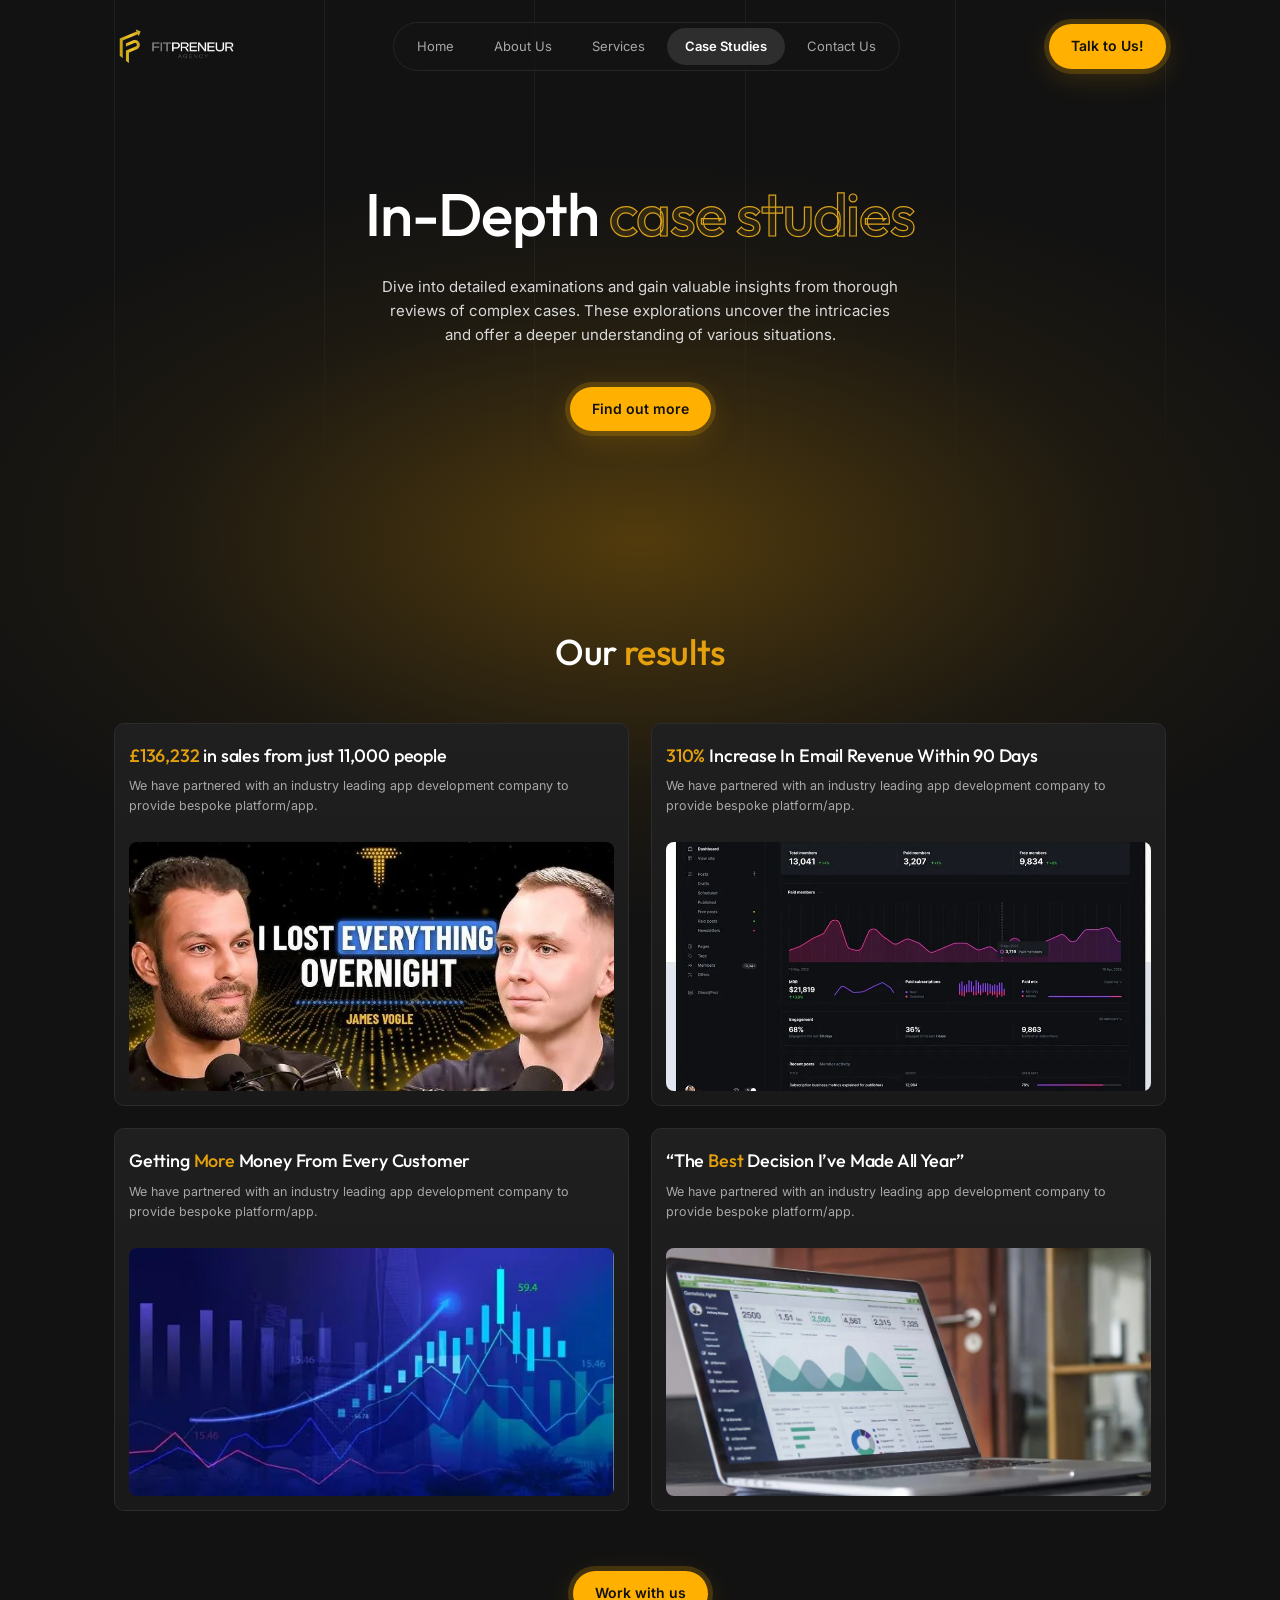
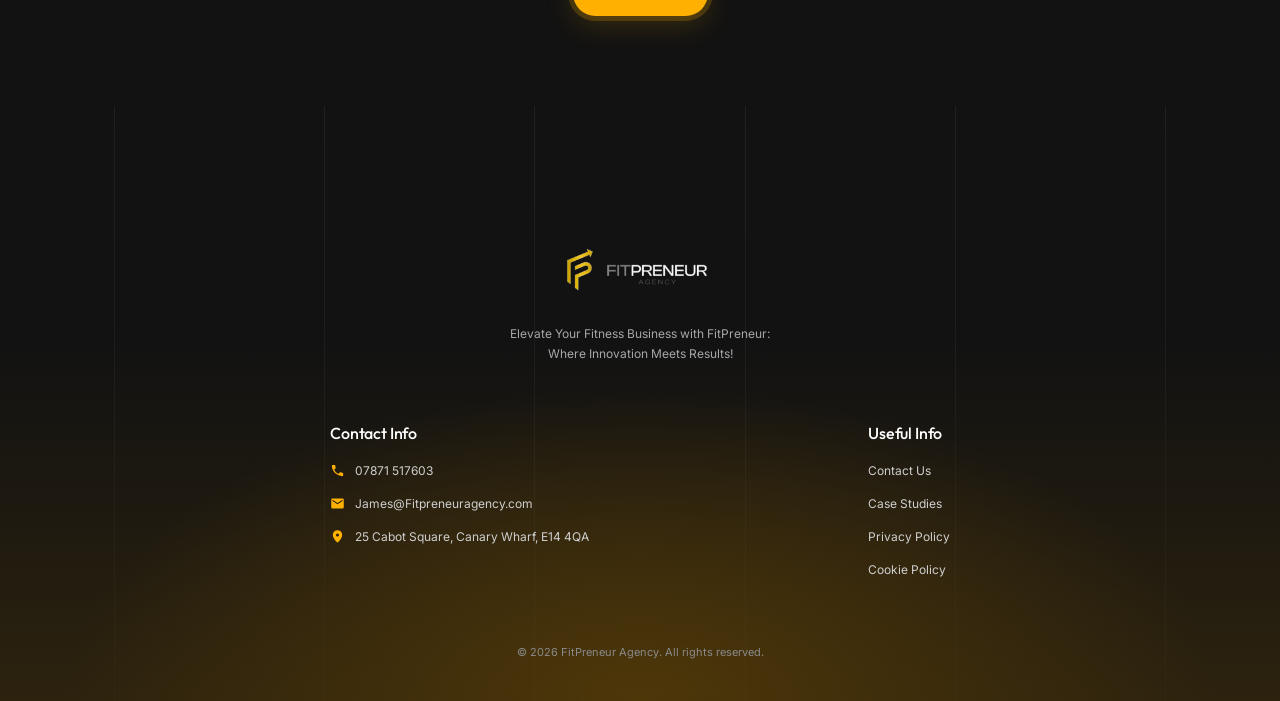
<file: case-studies.html>
<!doctype html>
<html lang="en-GB">
<head>
  <meta charset="utf-8">
  <meta name="viewport" content="width=device-width, initial-scale=1">
  <title>Case Studies | FitPreneur Agency</title>
  <meta name="description" content="Real results from fitness creators and coaches we work with: email revenue growth, sales launches and more.">
  <meta name="robots" content="index,follow">
  <link rel="canonical" href="https://fitpreneuragency.com/case-studies">
  <meta name="theme-color" content="#121212">

  <meta property="og:type" content="website">
  <meta property="og:site_name" content="FitPreneur Agency">
  <meta property="og:title" content="Case Studies | FitPreneur Agency">
  <meta property="og:description" content="Real results from fitness creators and coaches we work with: email revenue growth, sales launches and more.">
  <meta property="og:url" content="https://fitpreneuragency.com/case-studies">
  <meta property="og:image" content="https://fitpreneuragency.com/assets/img/og-image.png">
  <meta name="twitter:card" content="summary_large_image">

  <link rel="icon" type="image/png" href="assets/img/favicon.png">
  <link rel="apple-touch-icon" href="assets/img/apple-touch-icon.png">

  <link rel="preconnect" href="https://fonts.googleapis.com">
  <link rel="preconnect" href="https://fonts.gstatic.com" crossorigin>
  <link href="https://fonts.googleapis.com/css2?family=Inter:wght@400;500;600&family=Outfit:wght@400;500;600&display=swap" rel="stylesheet">
  <link rel="stylesheet" href="assets/css/styles.css">
</head>
<body>
  <a class="skip-link" href="#main">Skip to content</a>

  <!-- HEADER -->
  <header class="site-header" id="top">
    <div class="container header-inner">
      <a class="brand" href="index.html" aria-label="FitPreneur Agency home">
        <img src="assets/img/logo.png" alt="FitPreneur Agency" width="130" height="39">
      </a>

      <nav class="nav" id="site-nav" aria-label="Main">
        <ul>
          <li><a href="index.html">Home</a></li>
          <li><a href="about.html">About Us</a></li>
          <li><a href="services.html">Services</a></li>
          <li><a href="case-studies.html" class="is-active" aria-current="page">Case Studies</a></li>
          <li><a href="contact.html">Contact Us</a></li>
        </ul>
        <a class="btn btn-gold nav-cta-mobile" href="contact.html">Talk to Us!</a>
      </nav>

      <a class="btn btn-gold header-cta" href="contact.html">Talk to Us!</a>

      <button class="menu-toggle" type="button" aria-expanded="false" aria-controls="site-nav" aria-label="Open menu">
        <span></span><span></span>
      </button>
    </div>
  </header>

  <main id="main">
    <section class="page-hero">
      <div class="grid-lines" aria-hidden="true"><span></span><span></span><span></span><span></span><span></span><span></span></div>
      <div class="hero-glow" aria-hidden="true"></div>
      <div class="container page-hero-inner">
        <h1 class="page-title reveal">In-Depth <span class="outline-text">case studies</span></h1>
        <p class="page-sub reveal">Dive into detailed examinations and gain valuable insights from thorough reviews of complex cases. These explorations uncover the intricacies and offer a deeper understanding of various situations.</p>
        <div class="reveal"><a class="btn btn-gold" href="#results">Find out more</a></div>
      </div>
    </section>

    <section class="page-section" id="results" aria-labelledby="results-title">
      <div class="container">
        <h2 id="results-title" class="section-title center reveal">Our <span class="gold">results</span></h2>
        <div class="results-grid">
          <article class="result-card reveal">
            <h3><span class="gold">£136,232</span> in sales from just 11,000 people</h3>
            <p>We have partnered with an industry leading app development company to provide bespoke platform/app.</p>
            <div class="rc-media"><img src="assets/img/case-studies/podcast.webp" alt="Podcast thumbnail: I lost everything overnight" loading="lazy"></div>
          </article>
          <article class="result-card reveal">
            <h3><span class="gold">310%</span> Increase In Email Revenue Within 90 Days</h3>
            <p>We have partnered with an industry leading app development company to provide bespoke platform/app.</p>
            <div class="rc-media"><img src="assets/img/case-studies/dashboard.webp" alt="Subscription revenue dashboard" loading="lazy"></div>
          </article>
          <article class="result-card reveal">
            <h3>Getting <span class="gold">More</span> Money From Every Customer</h3>
            <p>We have partnered with an industry leading app development company to provide bespoke platform/app.</p>
            <div class="rc-media"><img src="assets/img/case-studies/growth-chart.webp" alt="Revenue growth chart" loading="lazy"></div>
          </article>
          <article class="result-card reveal">
            <h3>“The <span class="gold">Best</span> Decision I’ve Made All Year”</h3>
            <p>We have partnered with an industry leading app development company to provide bespoke platform/app.</p>
            <div class="rc-media"><img src="assets/img/case-studies/laptop.webp" alt="Analytics dashboard on a laptop" loading="lazy"></div>
          </article>
        </div>
        <div class="results-cta reveal"><a class="btn btn-gold" href="contact.html">Work with us</a></div>
      </div>
    </section>
  </main>

  <!-- FOOTER -->
  <footer class="site-footer plain">
    <div class="grid-lines" aria-hidden="true"><span></span><span></span><span></span><span></span><span></span><span></span></div>
    <div class="footer-glow" aria-hidden="true"></div>
    <div class="container footer-inner">
      <div class="footer-brand">
        <img src="assets/img/logo.png" alt="FitPreneur Agency" width="160" height="48" loading="lazy">
        <p>Elevate Your Fitness Business with FitPreneur:<br>Where Innovation Meets Results!</p>
      </div>
      <div class="footer-cols">
        <div>
          <h2>Contact Info</h2>
          <ul class="contact-list">
            <li><svg viewBox="0 0 24 24" aria-hidden="true"><use href="#i-phone"/></svg><a href="tel:+447871517603">07871 517603</a></li>
            <li><svg viewBox="0 0 24 24" aria-hidden="true"><use href="#i-mail"/></svg><a href="mailto:james@fitpreneuragency.com">James@Fitpreneuragency.com</a></li>
            <li><svg viewBox="0 0 24 24" aria-hidden="true"><use href="#i-pin"/></svg><span>25 Cabot Square, Canary Wharf, E14 4QA</span></li>
          </ul>
        </div>
        <div>
          <h2>Useful Info</h2>
          <ul class="link-list">
            <li><a href="contact.html">Contact Us</a></li>
            <li><a href="case-studies.html">Case Studies</a></li>
            <li><a href="privacy.html">Privacy Policy</a></li>
            <li><a href="cookies.html">Cookie Policy</a></li>
          </ul>
        </div>
      </div>
      <p class="copyright">© <span id="year">2026</span> FitPreneur Agency. All rights reserved.</p>
    </div>
  </footer>

  <!-- ICON SPRITE -->
  <svg width="0" height="0" style="position:absolute" aria-hidden="true">
    <symbol id="i-ig" viewBox="0 0 24 24"><path fill="currentColor" d="M12 7.3a4.7 4.7 0 1 0 0 9.4 4.7 4.7 0 0 0 0-9.4Zm0 7.7a3 3 0 1 1 0-6 3 3 0 0 1 0 6Zm6-7.9a1.1 1.1 0 1 1-2.2 0 1.1 1.1 0 0 1 2.2 0ZM21.9 8c0-1.6-.5-3-1.6-4.2A5.9 5.9 0 0 0 16.1 2C14.5 2 9.5 2 7.9 2 6.3 2.1 4.9 2.6 3.7 3.7A5.9 5.9 0 0 0 2 8c-.1 1.6-.1 6.5 0 8.1.1 1.6.5 3 1.7 4.2A5.9 5.9 0 0 0 7.9 22c1.6.1 6.5.1 8.1 0 1.6 0 3-.5 4.2-1.7a5.9 5.9 0 0 0 1.7-4.2c.1-1.6.1-6.5 0-8.1Zm-2.1 9.8a3.3 3.3 0 0 1-1.9 1.9c-1.3.5-4.4.4-5.9.4s-4.6.1-5.9-.4a3.3 3.3 0 0 1-1.9-1.9c-.5-1.3-.4-4.4-.4-5.9s-.1-4.6.4-5.9a3.3 3.3 0 0 1 1.9-1.8C7.4 3.7 10.5 3.8 12 3.8s4.6-.1 5.9.4a3.3 3.3 0 0 1 1.9 1.9c.5 1.3.4 4.4.4 5.9s.1 4.6-.4 5.9Z"/></symbol>
    <symbol id="i-yt" viewBox="0 0 24 24"><path fill="currentColor" d="M23 7.2a3 3 0 0 0-2.1-2.1C19 4.6 12 4.6 12 4.6s-7 0-8.9.5A3 3 0 0 0 1 7.2 31 31 0 0 0 .5 12a31 31 0 0 0 .5 4.8 3 3 0 0 0 2.1 2.1c1.9.5 8.9.5 8.9.5s7 0 8.9-.5a3 3 0 0 0 2.1-2.1 31 31 0 0 0 .5-4.8 31 31 0 0 0-.5-4.8ZM9.7 15V9l5.8 3-5.8 3Z"/></symbol>
    <symbol id="i-tt" viewBox="0 0 24 24"><path fill="currentColor" d="M19.6 6.7a4.8 4.8 0 0 1-3.8-4.2V2h-3.4v13.7a2.9 2.9 0 1 1-2-2.8V9.4a6.3 6.3 0 1 0 5.4 6.3V8.8a8.2 8.2 0 0 0 4.8 1.5V6.9l-1-.2Z"/></symbol>
    <symbol id="i-pin" viewBox="0 0 24 24"><path fill="currentColor" d="M12 2a7.5 7.5 0 0 0-7.5 7.5C4.5 15 12 22 12 22s7.5-7 7.5-12.5A7.5 7.5 0 0 0 12 2Zm0 10a2.5 2.5 0 1 1 0-5 2.5 2.5 0 0 1 0 5Z"/></symbol>
    <symbol id="i-phone" viewBox="0 0 24 24"><path fill="currentColor" d="M20 15.5c-1.2 0-2.4-.2-3.6-.6a1 1 0 0 0-1 .3l-2.2 2.2a15 15 0 0 1-6.6-6.6l2.2-2.2c.3-.3.4-.7.3-1A11.4 11.4 0 0 1 8.5 4a1 1 0 0 0-1-1H4a1 1 0 0 0-1 1 17 17 0 0 0 17 17 1 1 0 0 0 1-1v-3.5a1 1 0 0 0-1-1Z"/></symbol>
    <symbol id="i-mail" viewBox="0 0 24 24"><path fill="currentColor" d="M20 4H4a2 2 0 0 0-2 2v12a2 2 0 0 0 2 2h16a2 2 0 0 0 2-2V6a2 2 0 0 0-2-2Zm0 4-8 5-8-5V6l8 5 8-5v2Z"/></symbol>
  </svg>

  <script src="assets/js/main.js" defer></script>
</body>
</html>
</file>
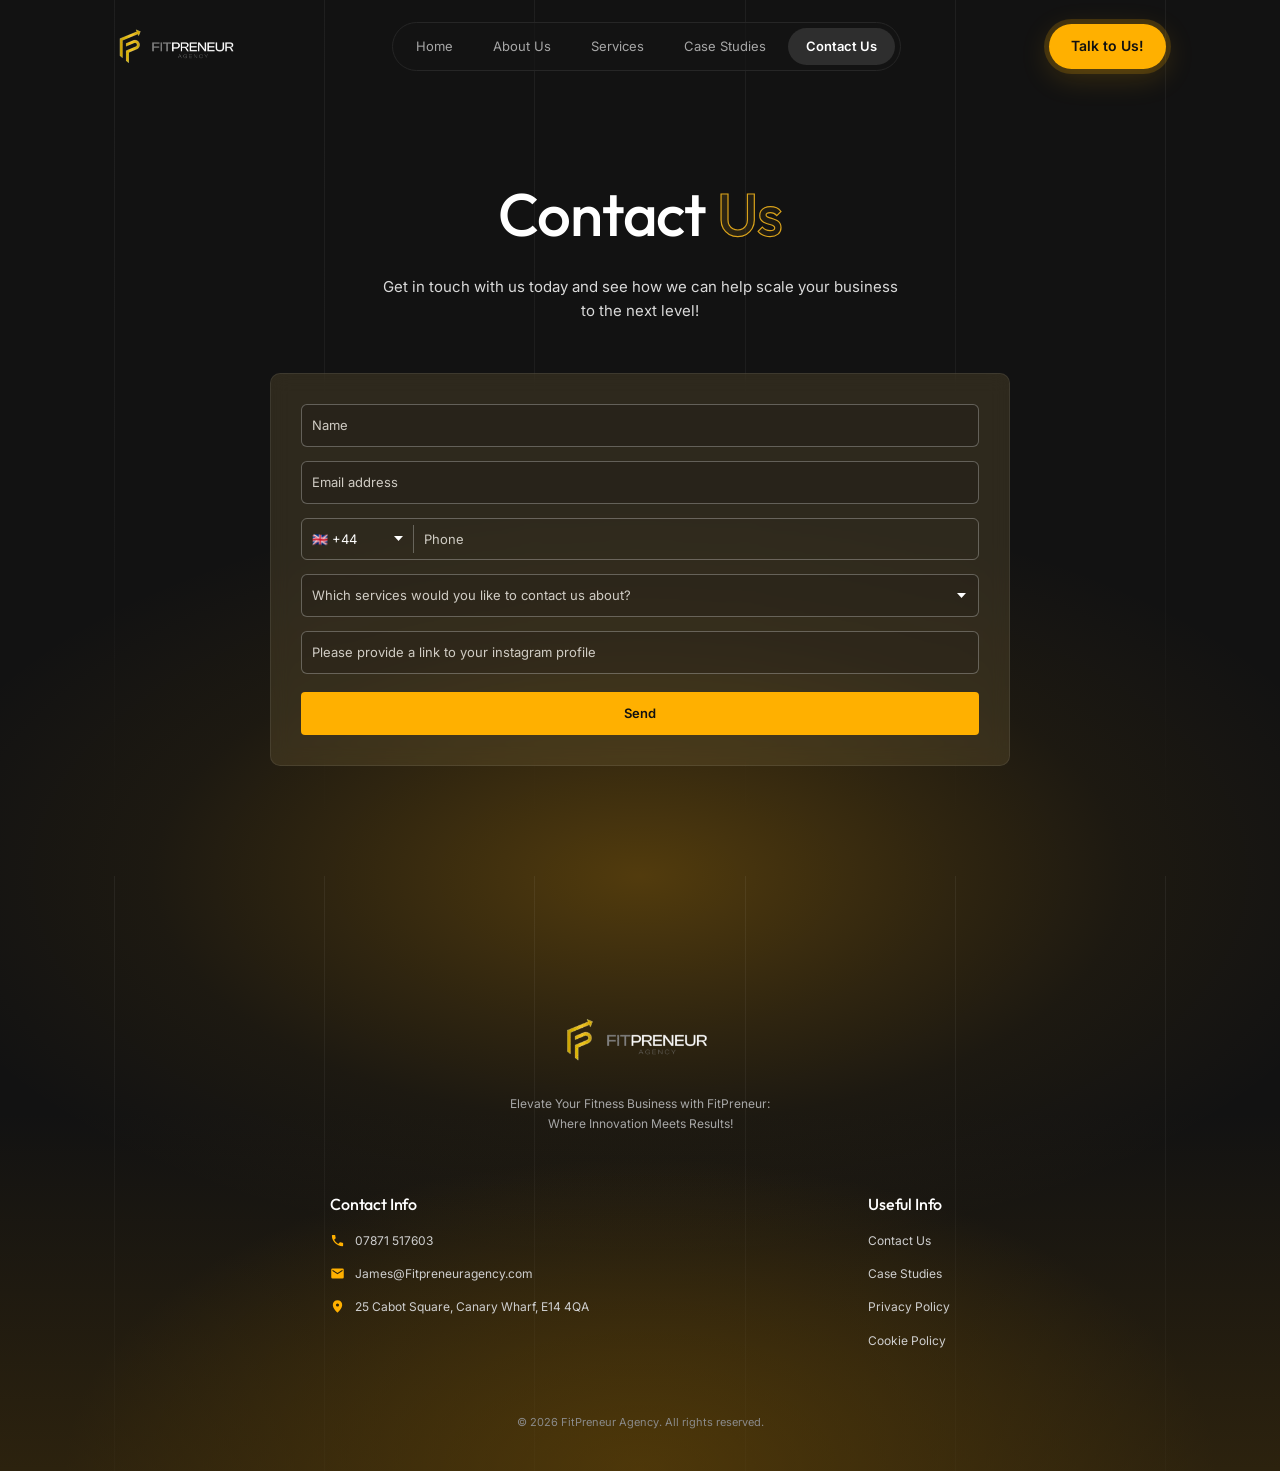
<file: contact.html>
<!doctype html>
<html lang="en-GB">
<head>
  <meta charset="utf-8">
  <meta name="viewport" content="width=device-width, initial-scale=1">
  <title>Contact Us | FitPreneur Agency</title>
  <meta name="description" content="Get in touch with FitPreneur Agency and see how we can help scale your fitness business to the next level.">
  <meta name="robots" content="index,follow">
  <link rel="canonical" href="https://fitpreneuragency.com/contact">
  <meta name="theme-color" content="#121212">

  <meta property="og:type" content="website">
  <meta property="og:site_name" content="FitPreneur Agency">
  <meta property="og:title" content="Contact Us | FitPreneur Agency">
  <meta property="og:description" content="Get in touch with FitPreneur Agency and see how we can help scale your fitness business to the next level.">
  <meta property="og:url" content="https://fitpreneuragency.com/contact">
  <meta property="og:image" content="https://fitpreneuragency.com/assets/img/og-image.png">
  <meta name="twitter:card" content="summary_large_image">

  <link rel="icon" type="image/png" href="assets/img/favicon.png">
  <link rel="apple-touch-icon" href="assets/img/apple-touch-icon.png">

  <link rel="preconnect" href="https://fonts.googleapis.com">
  <link rel="preconnect" href="https://fonts.gstatic.com" crossorigin>
  <link href="https://fonts.googleapis.com/css2?family=Inter:wght@400;500;600&family=Outfit:wght@400;500;600&display=swap" rel="stylesheet">
  <link rel="stylesheet" href="assets/css/styles.css">
</head>
<body>
  <a class="skip-link" href="#main">Skip to content</a>

  <!-- HEADER -->
  <header class="site-header" id="top">
    <div class="container header-inner">
      <a class="brand" href="index.html" aria-label="FitPreneur Agency home">
        <img src="assets/img/logo.png" alt="FitPreneur Agency" width="130" height="39">
      </a>

      <nav class="nav" id="site-nav" aria-label="Main">
        <ul>
          <li><a href="index.html">Home</a></li>
          <li><a href="about.html">About Us</a></li>
          <li><a href="services.html">Services</a></li>
          <li><a href="case-studies.html">Case Studies</a></li>
          <li><a href="contact.html" class="is-active" aria-current="page">Contact Us</a></li>
        </ul>
        <a class="btn btn-gold nav-cta-mobile" href="contact.html">Talk to Us!</a>
      </nav>

      <a class="btn btn-gold header-cta" href="contact.html">Talk to Us!</a>

      <button class="menu-toggle" type="button" aria-expanded="false" aria-controls="site-nav" aria-label="Open menu">
        <span></span><span></span>
      </button>
    </div>
  </header>

  <main id="main">
    <section class="page-hero">
      <div class="grid-lines" aria-hidden="true"><span></span><span></span><span></span><span></span><span></span><span></span></div>
      <div class="hero-glow" aria-hidden="true"></div>
      <div class="container page-hero-inner">
        <h1 class="page-title reveal">Contact <span class="outline-text">Us</span></h1>
        <p class="page-sub reveal">Get in touch with us today and see how we can help scale your business to the next level!</p>
        
        <div class="contact-card reveal">
          <form class="contact-form js-form" action="https://formsubmit.co/ajax/james@fitpreneuragency.com" method="post" novalidate
                data-success="Thanks! Your message is on its way. We'll be in touch shortly.">
            <input type="hidden" name="_subject" value="New enquiry from the FitPreneur website">
            <input type="hidden" name="_template" value="table">
            <div class="hp" aria-hidden="true"><label>Leave this empty <input name="_honey" type="text" tabindex="-1" autocomplete="off"></label></div>

            <label class="sr-only" for="c-name">Name</label>
            <input id="c-name" name="name" type="text" placeholder="Name" autocomplete="name" required>

            <label class="sr-only" for="c-email">Email address</label>
            <input id="c-email" name="email" type="email" placeholder="Email address" autocomplete="email" required>

            <div class="phone-row">
              <label class="sr-only" for="c-code">Country code</label>
              <select id="c-code" name="country_code">
                <option value="+44" aria-label="United Kingdom +44">🇬🇧 +44</option>
                <option value="+353" aria-label="Ireland +353">🇮🇪 +353</option>
                <option value="+1" aria-label="United States +1">🇺🇸 +1</option>
                <option value="+1" aria-label="Canada +1">🇨🇦 +1</option>
                <option value="+61" aria-label="Australia +61">🇦🇺 +61</option>
                <option value="+64" aria-label="New Zealand +64">🇳🇿 +64</option>
                <option value="+971" aria-label="United Arab Emirates +971">🇦🇪 +971</option>
                <option value="+34" aria-label="Spain +34">🇪🇸 +34</option>
                <option value="+33" aria-label="France +33">🇫🇷 +33</option>
                <option value="+49" aria-label="Germany +49">🇩🇪 +49</option>
                <option value="+31" aria-label="Netherlands +31">🇳🇱 +31</option>
                <option value="+27" aria-label="South Africa +27">🇿🇦 +27</option>
                <option value="+91" aria-label="India +91">🇮🇳 +91</option>
              </select>
              <label class="sr-only" for="c-phone">Phone</label>
              <input id="c-phone" name="phone" type="tel" placeholder="Phone" autocomplete="tel-national">
            </div>

            <label class="sr-only" for="c-service">Which services would you like to contact us about?</label>
            <select id="c-service" name="service" required>
              <option value="" selected disabled>Which services would you like to contact us about?</option>
                <option>Email Marketing</option>
                <option>Business Growth Strategy</option>
                <option>App Creation</option>
                <option>Automation</option>
                <option>Conversion Focused Funnels & Websites</option>
                <option>Content Strategy</option>
                <option>CRM</option>
              <option>Something else</option>
            </select>

            <label class="sr-only" for="c-insta">Instagram profile link</label>
            <input id="c-insta" name="instagram" type="text" placeholder="Please provide a link to your instagram profile">

            <button class="btn-block" type="submit">Send</button>
            <p class="nl-status" role="status" aria-live="polite"></p>
          </form>
        </div>
      </div>
    </section>
  </main>

  <!-- FOOTER -->
  <footer class="site-footer plain">
    <div class="grid-lines" aria-hidden="true"><span></span><span></span><span></span><span></span><span></span><span></span></div>
    <div class="footer-glow" aria-hidden="true"></div>
    <div class="container footer-inner">
      <div class="footer-brand">
        <img src="assets/img/logo.png" alt="FitPreneur Agency" width="160" height="48" loading="lazy">
        <p>Elevate Your Fitness Business with FitPreneur:<br>Where Innovation Meets Results!</p>
      </div>
      <div class="footer-cols">
        <div>
          <h2>Contact Info</h2>
          <ul class="contact-list">
            <li><svg viewBox="0 0 24 24" aria-hidden="true"><use href="#i-phone"/></svg><a href="tel:+447871517603">07871 517603</a></li>
            <li><svg viewBox="0 0 24 24" aria-hidden="true"><use href="#i-mail"/></svg><a href="mailto:james@fitpreneuragency.com">James@Fitpreneuragency.com</a></li>
            <li><svg viewBox="0 0 24 24" aria-hidden="true"><use href="#i-pin"/></svg><span>25 Cabot Square, Canary Wharf, E14 4QA</span></li>
          </ul>
        </div>
        <div>
          <h2>Useful Info</h2>
          <ul class="link-list">
            <li><a href="contact.html">Contact Us</a></li>
            <li><a href="case-studies.html">Case Studies</a></li>
            <li><a href="privacy.html">Privacy Policy</a></li>
            <li><a href="cookies.html">Cookie Policy</a></li>
          </ul>
        </div>
      </div>
      <p class="copyright">© <span id="year">2026</span> FitPreneur Agency. All rights reserved.</p>
    </div>
  </footer>

  <!-- ICON SPRITE -->
  <svg width="0" height="0" style="position:absolute" aria-hidden="true">
    <symbol id="i-ig" viewBox="0 0 24 24"><path fill="currentColor" d="M12 7.3a4.7 4.7 0 1 0 0 9.4 4.7 4.7 0 0 0 0-9.4Zm0 7.7a3 3 0 1 1 0-6 3 3 0 0 1 0 6Zm6-7.9a1.1 1.1 0 1 1-2.2 0 1.1 1.1 0 0 1 2.2 0ZM21.9 8c0-1.6-.5-3-1.6-4.2A5.9 5.9 0 0 0 16.1 2C14.5 2 9.5 2 7.9 2 6.3 2.1 4.9 2.6 3.7 3.7A5.9 5.9 0 0 0 2 8c-.1 1.6-.1 6.5 0 8.1.1 1.6.5 3 1.7 4.2A5.9 5.9 0 0 0 7.9 22c1.6.1 6.5.1 8.1 0 1.6 0 3-.5 4.2-1.7a5.9 5.9 0 0 0 1.7-4.2c.1-1.6.1-6.5 0-8.1Zm-2.1 9.8a3.3 3.3 0 0 1-1.9 1.9c-1.3.5-4.4.4-5.9.4s-4.6.1-5.9-.4a3.3 3.3 0 0 1-1.9-1.9c-.5-1.3-.4-4.4-.4-5.9s-.1-4.6.4-5.9a3.3 3.3 0 0 1 1.9-1.8C7.4 3.7 10.5 3.8 12 3.8s4.6-.1 5.9.4a3.3 3.3 0 0 1 1.9 1.9c.5 1.3.4 4.4.4 5.9s.1 4.6-.4 5.9Z"/></symbol>
    <symbol id="i-yt" viewBox="0 0 24 24"><path fill="currentColor" d="M23 7.2a3 3 0 0 0-2.1-2.1C19 4.6 12 4.6 12 4.6s-7 0-8.9.5A3 3 0 0 0 1 7.2 31 31 0 0 0 .5 12a31 31 0 0 0 .5 4.8 3 3 0 0 0 2.1 2.1c1.9.5 8.9.5 8.9.5s7 0 8.9-.5a3 3 0 0 0 2.1-2.1 31 31 0 0 0 .5-4.8 31 31 0 0 0-.5-4.8ZM9.7 15V9l5.8 3-5.8 3Z"/></symbol>
    <symbol id="i-tt" viewBox="0 0 24 24"><path fill="currentColor" d="M19.6 6.7a4.8 4.8 0 0 1-3.8-4.2V2h-3.4v13.7a2.9 2.9 0 1 1-2-2.8V9.4a6.3 6.3 0 1 0 5.4 6.3V8.8a8.2 8.2 0 0 0 4.8 1.5V6.9l-1-.2Z"/></symbol>
    <symbol id="i-pin" viewBox="0 0 24 24"><path fill="currentColor" d="M12 2a7.5 7.5 0 0 0-7.5 7.5C4.5 15 12 22 12 22s7.5-7 7.5-12.5A7.5 7.5 0 0 0 12 2Zm0 10a2.5 2.5 0 1 1 0-5 2.5 2.5 0 0 1 0 5Z"/></symbol>
    <symbol id="i-phone" viewBox="0 0 24 24"><path fill="currentColor" d="M20 15.5c-1.2 0-2.4-.2-3.6-.6a1 1 0 0 0-1 .3l-2.2 2.2a15 15 0 0 1-6.6-6.6l2.2-2.2c.3-.3.4-.7.3-1A11.4 11.4 0 0 1 8.5 4a1 1 0 0 0-1-1H4a1 1 0 0 0-1 1 17 17 0 0 0 17 17 1 1 0 0 0 1-1v-3.5a1 1 0 0 0-1-1Z"/></symbol>
    <symbol id="i-mail" viewBox="0 0 24 24"><path fill="currentColor" d="M20 4H4a2 2 0 0 0-2 2v12a2 2 0 0 0 2 2h16a2 2 0 0 0 2-2V6a2 2 0 0 0-2-2Zm0 4-8 5-8-5V6l8 5 8-5v2Z"/></symbol>
  </svg>

  <script src="assets/js/main.js" defer></script>
</body>
</html>
</file>
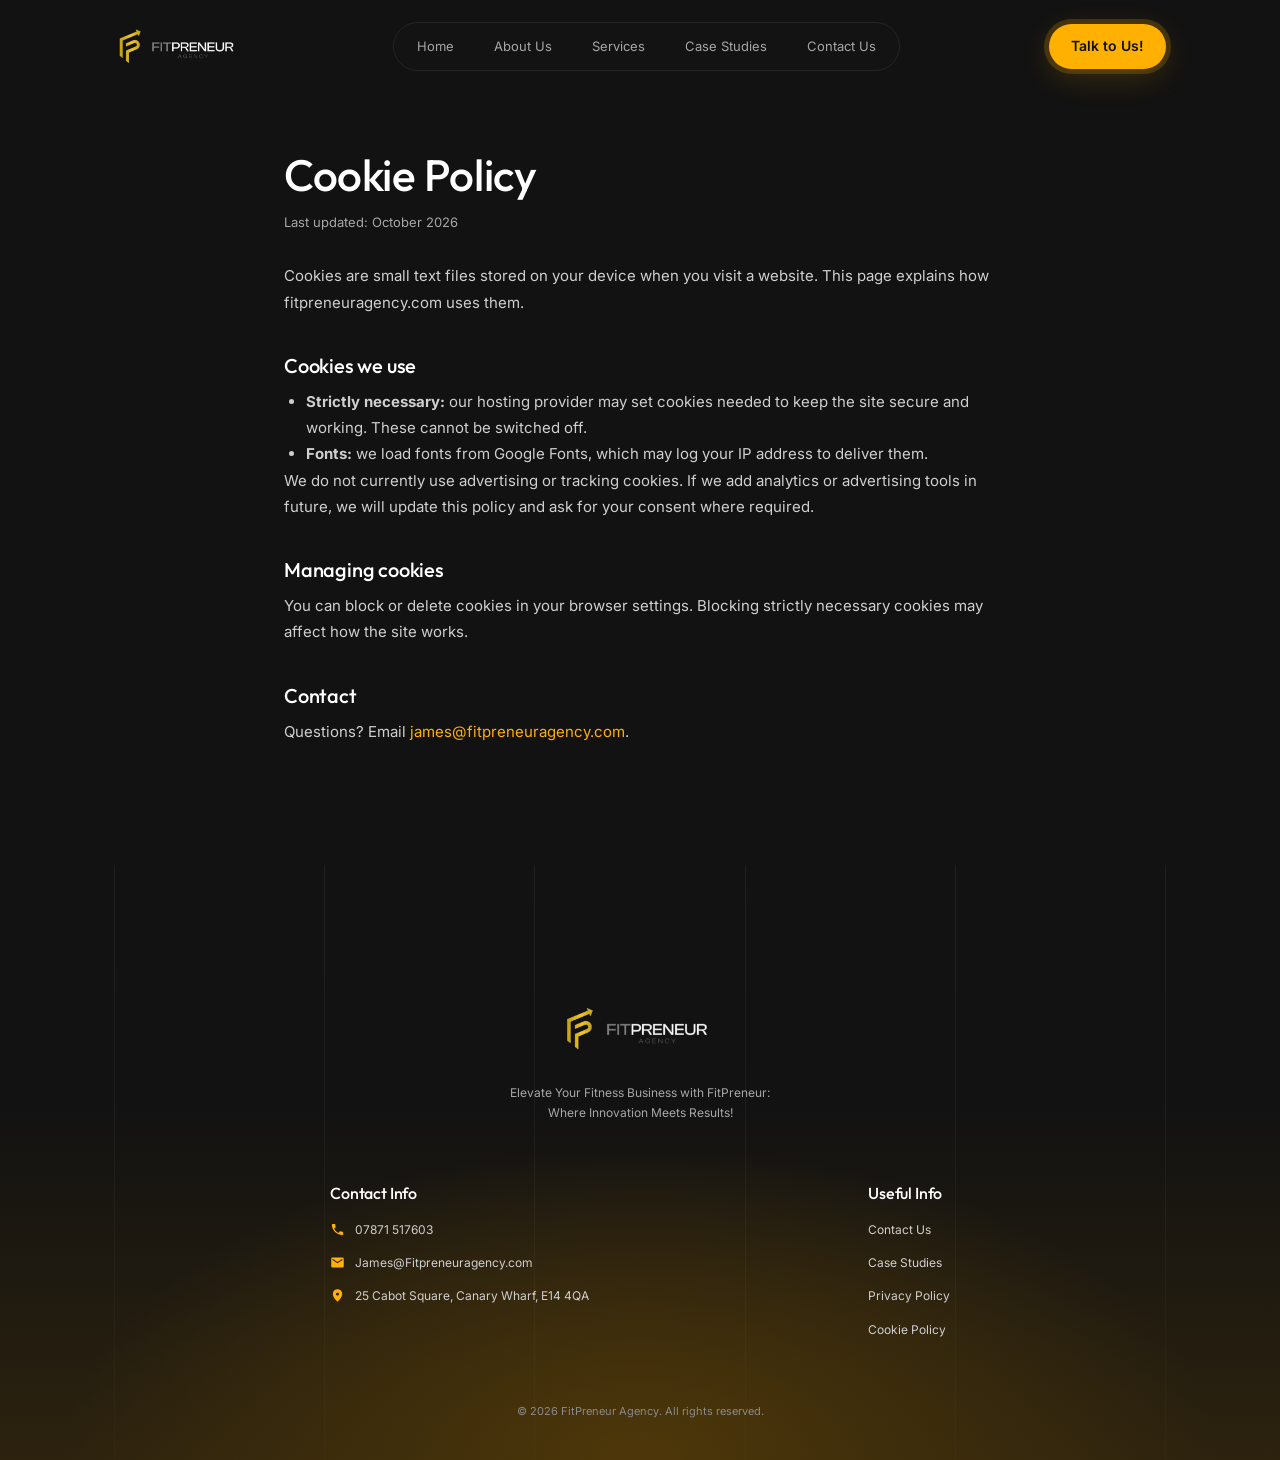
<file: cookies.html>
<!doctype html>
<html lang="en-GB">
<head>
  <meta charset="utf-8">
  <meta name="viewport" content="width=device-width, initial-scale=1">
  <title>Cookie Policy | FitPreneur Agency</title>
  <meta name="description" content="How FitPreneur Agency uses cookies on its website.">
  <meta name="robots" content="index,follow">
  <link rel="canonical" href="https://fitpreneuragency.com/cookies">
  <meta name="theme-color" content="#121212">

  <meta property="og:type" content="website">
  <meta property="og:site_name" content="FitPreneur Agency">
  <meta property="og:title" content="Cookie Policy | FitPreneur Agency">
  <meta property="og:description" content="How FitPreneur Agency uses cookies on its website.">
  <meta property="og:url" content="https://fitpreneuragency.com/cookies">
  <meta property="og:image" content="https://fitpreneuragency.com/assets/img/og-image.png">
  <meta name="twitter:card" content="summary_large_image">

  <link rel="icon" type="image/png" href="assets/img/favicon.png">
  <link rel="apple-touch-icon" href="assets/img/apple-touch-icon.png">

  <link rel="preconnect" href="https://fonts.googleapis.com">
  <link rel="preconnect" href="https://fonts.gstatic.com" crossorigin>
  <link href="https://fonts.googleapis.com/css2?family=Inter:wght@400;500;600&family=Outfit:wght@400;500;600&display=swap" rel="stylesheet">
  <link rel="stylesheet" href="assets/css/styles.css">
  <style>
    .legal { padding: 150px 0 120px; }
    .legal .container { max-width: 760px; }
    .legal h1 { font-size: clamp(32px, 5vw, 44px); margin-bottom: 10px; }
    .legal h2 { font-size: 20px; margin: 38px 0 12px; }
    .legal p, .legal li { color: #cfcfcf; font-size: 15px; line-height: 1.75; }
    .legal p + p { margin-top: 12px; }
    .legal ul { list-style: disc; padding-left: 22px; margin-top: 10px; }
    .legal a { color: var(--gold); }
    .legal .updated { color: var(--muted); font-size: 13px; margin-bottom: 30px; }
    
  </style>
</head>
<body>
  <a class="skip-link" href="#main">Skip to content</a>

  <!-- HEADER -->
  <header class="site-header" id="top">
    <div class="container header-inner">
      <a class="brand" href="index.html" aria-label="FitPreneur Agency home">
        <img src="assets/img/logo.png" alt="FitPreneur Agency" width="130" height="39">
      </a>

      <nav class="nav" id="site-nav" aria-label="Main">
        <ul>
          <li><a href="index.html">Home</a></li>
          <li><a href="about.html">About Us</a></li>
          <li><a href="services.html">Services</a></li>
          <li><a href="case-studies.html">Case Studies</a></li>
          <li><a href="contact.html">Contact Us</a></li>
        </ul>
        <a class="btn btn-gold nav-cta-mobile" href="contact.html">Talk to Us!</a>
      </nav>

      <a class="btn btn-gold header-cta" href="contact.html">Talk to Us!</a>

      <button class="menu-toggle" type="button" aria-expanded="false" aria-controls="site-nav" aria-label="Open menu">
        <span></span><span></span>
      </button>
    </div>
  </header>

  <main id="main" class="legal">
    <div class="container">
      <h1>Cookie Policy</h1>
      <p class="updated">Last updated: October 2026</p>
      <p>Cookies are small text files stored on your device when you visit a website. This page explains how fitpreneuragency.com uses them.</p>
      <h2>Cookies we use</h2>
      <ul>
        <li><strong>Strictly necessary:</strong> our hosting provider may set cookies needed to keep the site secure and working. These cannot be switched off.</li>
        <li><strong>Fonts:</strong> we load fonts from Google Fonts, which may log your IP address to deliver them.</li>
      </ul>
      <p>We do not currently use advertising or tracking cookies. If we add analytics or advertising tools in future, we will update this policy and ask for your consent where required.</p>
      <h2>Managing cookies</h2>
      <p>You can block or delete cookies in your browser settings. Blocking strictly necessary cookies may affect how the site works.</p>
      <h2>Contact</h2>
      <p>Questions? Email <a href="mailto:james@fitpreneuragency.com">james@fitpreneuragency.com</a>.</p>
    </div>
  </main>

  <!-- FOOTER -->
  <footer class="site-footer plain">
    <div class="grid-lines" aria-hidden="true"><span></span><span></span><span></span><span></span><span></span><span></span></div>
    <div class="footer-glow" aria-hidden="true"></div>
    <div class="container footer-inner">
      <div class="footer-brand">
        <img src="assets/img/logo.png" alt="FitPreneur Agency" width="160" height="48" loading="lazy">
        <p>Elevate Your Fitness Business with FitPreneur:<br>Where Innovation Meets Results!</p>
      </div>
      <div class="footer-cols">
        <div>
          <h2>Contact Info</h2>
          <ul class="contact-list">
            <li><svg viewBox="0 0 24 24" aria-hidden="true"><use href="#i-phone"/></svg><a href="tel:+447871517603">07871 517603</a></li>
            <li><svg viewBox="0 0 24 24" aria-hidden="true"><use href="#i-mail"/></svg><a href="mailto:james@fitpreneuragency.com">James@Fitpreneuragency.com</a></li>
            <li><svg viewBox="0 0 24 24" aria-hidden="true"><use href="#i-pin"/></svg><span>25 Cabot Square, Canary Wharf, E14 4QA</span></li>
          </ul>
        </div>
        <div>
          <h2>Useful Info</h2>
          <ul class="link-list">
            <li><a href="contact.html">Contact Us</a></li>
            <li><a href="case-studies.html">Case Studies</a></li>
            <li><a href="privacy.html">Privacy Policy</a></li>
            <li><a href="cookies.html">Cookie Policy</a></li>
          </ul>
        </div>
      </div>
      <p class="copyright">© <span id="year">2026</span> FitPreneur Agency. All rights reserved.</p>
    </div>
  </footer>

  <!-- ICON SPRITE -->
  <svg width="0" height="0" style="position:absolute" aria-hidden="true">
    <symbol id="i-ig" viewBox="0 0 24 24"><path fill="currentColor" d="M12 7.3a4.7 4.7 0 1 0 0 9.4 4.7 4.7 0 0 0 0-9.4Zm0 7.7a3 3 0 1 1 0-6 3 3 0 0 1 0 6Zm6-7.9a1.1 1.1 0 1 1-2.2 0 1.1 1.1 0 0 1 2.2 0ZM21.9 8c0-1.6-.5-3-1.6-4.2A5.9 5.9 0 0 0 16.1 2C14.5 2 9.5 2 7.9 2 6.3 2.1 4.9 2.6 3.7 3.7A5.9 5.9 0 0 0 2 8c-.1 1.6-.1 6.5 0 8.1.1 1.6.5 3 1.7 4.2A5.9 5.9 0 0 0 7.9 22c1.6.1 6.5.1 8.1 0 1.6 0 3-.5 4.2-1.7a5.9 5.9 0 0 0 1.7-4.2c.1-1.6.1-6.5 0-8.1Zm-2.1 9.8a3.3 3.3 0 0 1-1.9 1.9c-1.3.5-4.4.4-5.9.4s-4.6.1-5.9-.4a3.3 3.3 0 0 1-1.9-1.9c-.5-1.3-.4-4.4-.4-5.9s-.1-4.6.4-5.9a3.3 3.3 0 0 1 1.9-1.8C7.4 3.7 10.5 3.8 12 3.8s4.6-.1 5.9.4a3.3 3.3 0 0 1 1.9 1.9c.5 1.3.4 4.4.4 5.9s.1 4.6-.4 5.9Z"/></symbol>
    <symbol id="i-yt" viewBox="0 0 24 24"><path fill="currentColor" d="M23 7.2a3 3 0 0 0-2.1-2.1C19 4.6 12 4.6 12 4.6s-7 0-8.9.5A3 3 0 0 0 1 7.2 31 31 0 0 0 .5 12a31 31 0 0 0 .5 4.8 3 3 0 0 0 2.1 2.1c1.9.5 8.9.5 8.9.5s7 0 8.9-.5a3 3 0 0 0 2.1-2.1 31 31 0 0 0 .5-4.8 31 31 0 0 0-.5-4.8ZM9.7 15V9l5.8 3-5.8 3Z"/></symbol>
    <symbol id="i-tt" viewBox="0 0 24 24"><path fill="currentColor" d="M19.6 6.7a4.8 4.8 0 0 1-3.8-4.2V2h-3.4v13.7a2.9 2.9 0 1 1-2-2.8V9.4a6.3 6.3 0 1 0 5.4 6.3V8.8a8.2 8.2 0 0 0 4.8 1.5V6.9l-1-.2Z"/></symbol>
    <symbol id="i-pin" viewBox="0 0 24 24"><path fill="currentColor" d="M12 2a7.5 7.5 0 0 0-7.5 7.5C4.5 15 12 22 12 22s7.5-7 7.5-12.5A7.5 7.5 0 0 0 12 2Zm0 10a2.5 2.5 0 1 1 0-5 2.5 2.5 0 0 1 0 5Z"/></symbol>
    <symbol id="i-phone" viewBox="0 0 24 24"><path fill="currentColor" d="M20 15.5c-1.2 0-2.4-.2-3.6-.6a1 1 0 0 0-1 .3l-2.2 2.2a15 15 0 0 1-6.6-6.6l2.2-2.2c.3-.3.4-.7.3-1A11.4 11.4 0 0 1 8.5 4a1 1 0 0 0-1-1H4a1 1 0 0 0-1 1 17 17 0 0 0 17 17 1 1 0 0 0 1-1v-3.5a1 1 0 0 0-1-1Z"/></symbol>
    <symbol id="i-mail" viewBox="0 0 24 24"><path fill="currentColor" d="M20 4H4a2 2 0 0 0-2 2v12a2 2 0 0 0 2 2h16a2 2 0 0 0 2-2V6a2 2 0 0 0-2-2Zm0 4-8 5-8-5V6l8 5 8-5v2Z"/></symbol>
  </svg>

  <script src="assets/js/main.js" defer></script>
</body>
</html>
</file>
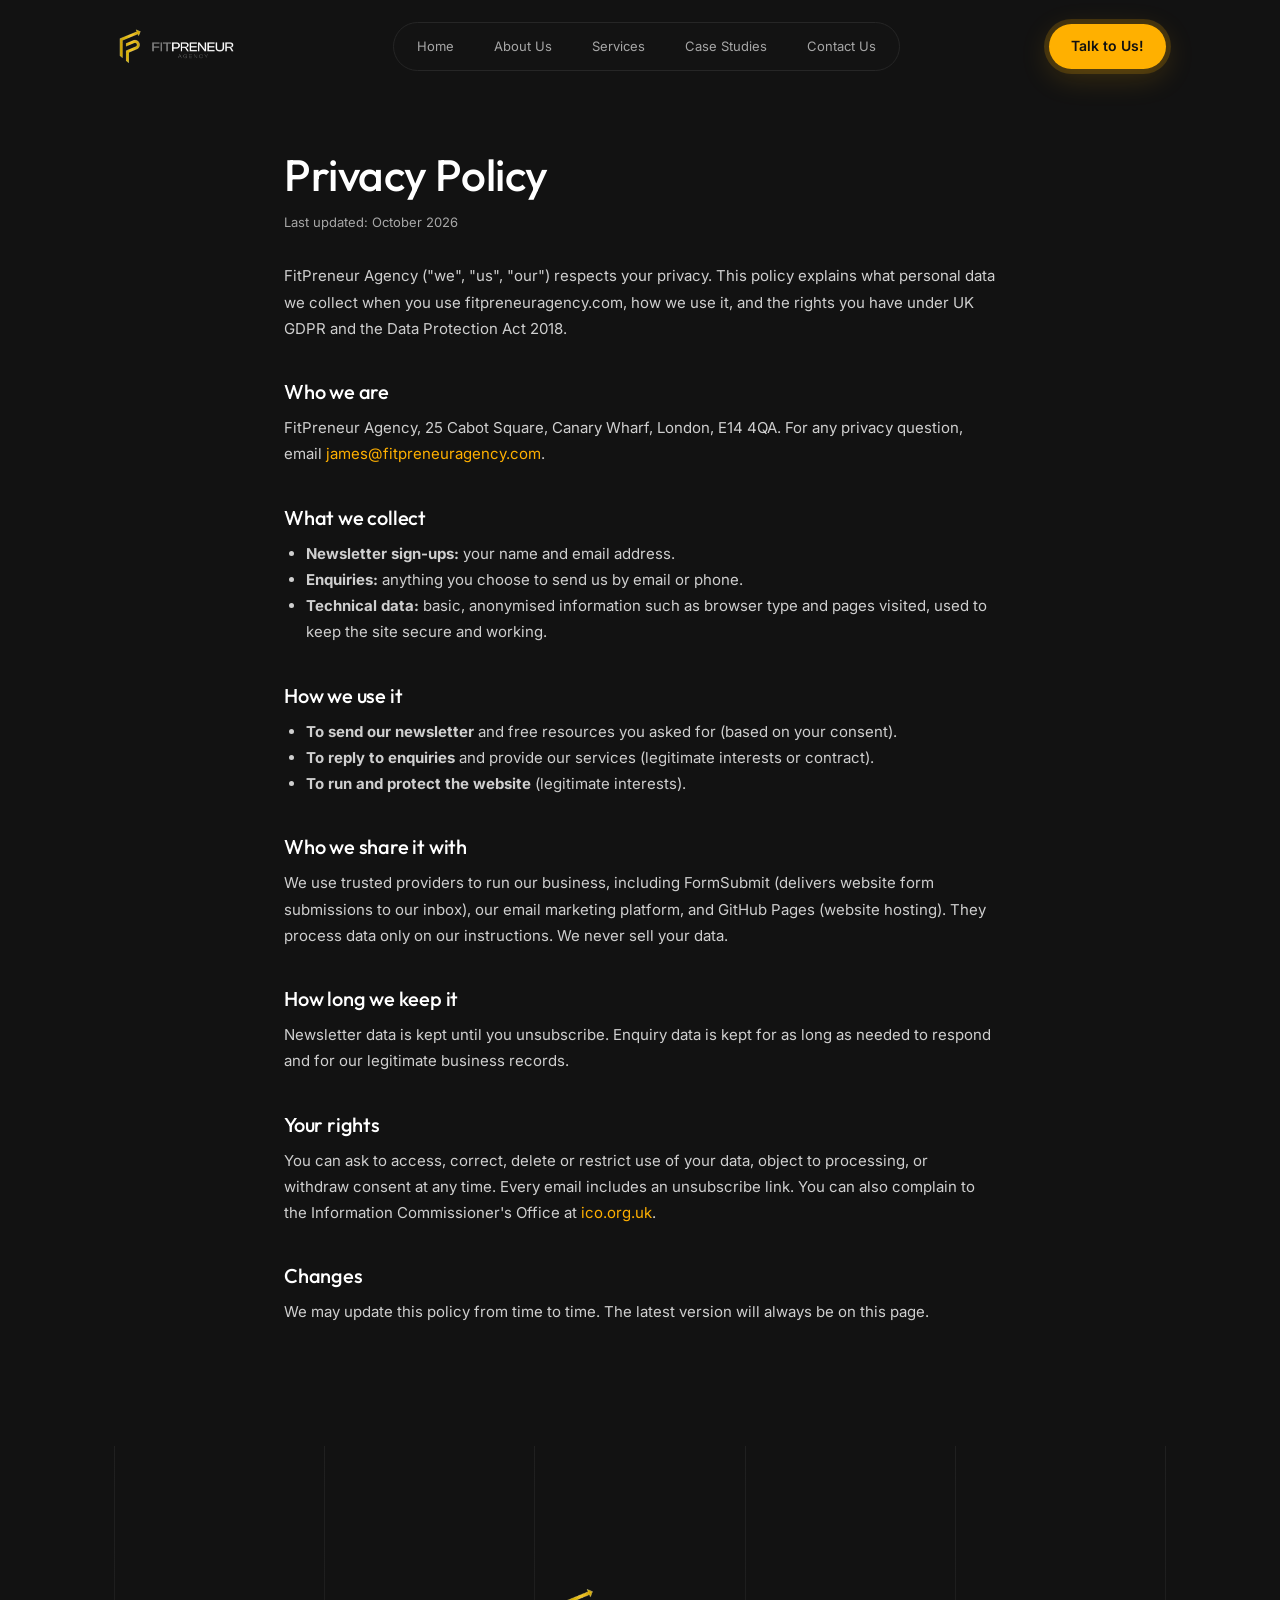
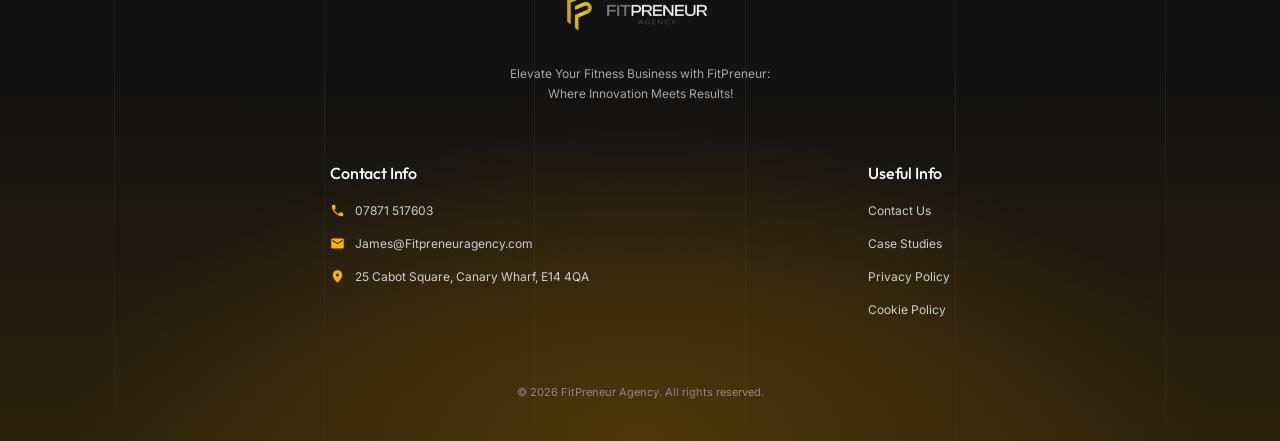
<file: privacy.html>
<!doctype html>
<html lang="en-GB">
<head>
  <meta charset="utf-8">
  <meta name="viewport" content="width=device-width, initial-scale=1">
  <title>Privacy Policy | FitPreneur Agency</title>
  <meta name="description" content="How FitPreneur Agency collects, uses and protects your personal data.">
  <meta name="robots" content="index,follow">
  <link rel="canonical" href="https://fitpreneuragency.com/privacy">
  <meta name="theme-color" content="#121212">

  <meta property="og:type" content="website">
  <meta property="og:site_name" content="FitPreneur Agency">
  <meta property="og:title" content="Privacy Policy | FitPreneur Agency">
  <meta property="og:description" content="How FitPreneur Agency collects, uses and protects your personal data.">
  <meta property="og:url" content="https://fitpreneuragency.com/privacy">
  <meta property="og:image" content="https://fitpreneuragency.com/assets/img/og-image.png">
  <meta name="twitter:card" content="summary_large_image">

  <link rel="icon" type="image/png" href="assets/img/favicon.png">
  <link rel="apple-touch-icon" href="assets/img/apple-touch-icon.png">

  <link rel="preconnect" href="https://fonts.googleapis.com">
  <link rel="preconnect" href="https://fonts.gstatic.com" crossorigin>
  <link href="https://fonts.googleapis.com/css2?family=Inter:wght@400;500;600&family=Outfit:wght@400;500;600&display=swap" rel="stylesheet">
  <link rel="stylesheet" href="assets/css/styles.css">
  <style>
    .legal { padding: 150px 0 120px; }
    .legal .container { max-width: 760px; }
    .legal h1 { font-size: clamp(32px, 5vw, 44px); margin-bottom: 10px; }
    .legal h2 { font-size: 20px; margin: 38px 0 12px; }
    .legal p, .legal li { color: #cfcfcf; font-size: 15px; line-height: 1.75; }
    .legal p + p { margin-top: 12px; }
    .legal ul { list-style: disc; padding-left: 22px; margin-top: 10px; }
    .legal a { color: var(--gold); }
    .legal .updated { color: var(--muted); font-size: 13px; margin-bottom: 30px; }
    
  </style>
</head>
<body>
  <a class="skip-link" href="#main">Skip to content</a>

  <!-- HEADER -->
  <header class="site-header" id="top">
    <div class="container header-inner">
      <a class="brand" href="index.html" aria-label="FitPreneur Agency home">
        <img src="assets/img/logo.png" alt="FitPreneur Agency" width="130" height="39">
      </a>

      <nav class="nav" id="site-nav" aria-label="Main">
        <ul>
          <li><a href="index.html">Home</a></li>
          <li><a href="about.html">About Us</a></li>
          <li><a href="services.html">Services</a></li>
          <li><a href="case-studies.html">Case Studies</a></li>
          <li><a href="contact.html">Contact Us</a></li>
        </ul>
        <a class="btn btn-gold nav-cta-mobile" href="contact.html">Talk to Us!</a>
      </nav>

      <a class="btn btn-gold header-cta" href="contact.html">Talk to Us!</a>

      <button class="menu-toggle" type="button" aria-expanded="false" aria-controls="site-nav" aria-label="Open menu">
        <span></span><span></span>
      </button>
    </div>
  </header>

  <main id="main" class="legal">
    <div class="container">
      <h1>Privacy Policy</h1>
      <p class="updated">Last updated: October 2026</p>
      <p>FitPreneur Agency ("we", "us", "our") respects your privacy. This policy explains what personal data we collect when you use fitpreneuragency.com, how we use it, and the rights you have under UK GDPR and the Data Protection Act 2018.</p>
      <h2>Who we are</h2>
      <p>FitPreneur Agency, 25 Cabot Square, Canary Wharf, London, E14 4QA. For any privacy question, email <a href="mailto:james@fitpreneuragency.com">james@fitpreneuragency.com</a>.</p>
      <h2>What we collect</h2>
      <ul>
        <li><strong>Newsletter sign-ups:</strong> your name and email address.</li>
        <li><strong>Enquiries:</strong> anything you choose to send us by email or phone.</li>
        <li><strong>Technical data:</strong> basic, anonymised information such as browser type and pages visited, used to keep the site secure and working.</li>
      </ul>
      <h2>How we use it</h2>
      <ul>
        <li><strong>To send our newsletter</strong> and free resources you asked for (based on your consent).</li>
        <li><strong>To reply to enquiries</strong> and provide our services (legitimate interests or contract).</li>
        <li><strong>To run and protect the website</strong> (legitimate interests).</li>
      </ul>
      <h2>Who we share it with</h2>
      <p>We use trusted providers to run our business, including FormSubmit (delivers website form submissions to our inbox), our email marketing platform, and GitHub Pages (website hosting). They process data only on our instructions. We never sell your data.</p>
      <h2>How long we keep it</h2>
      <p>Newsletter data is kept until you unsubscribe. Enquiry data is kept for as long as needed to respond and for our legitimate business records.</p>
      <h2>Your rights</h2>
      <p>You can ask to access, correct, delete or restrict use of your data, object to processing, or withdraw consent at any time. Every email includes an unsubscribe link. You can also complain to the Information Commissioner's Office at <a href="https://ico.org.uk" rel="noopener">ico.org.uk</a>.</p>
      <h2>Changes</h2>
      <p>We may update this policy from time to time. The latest version will always be on this page.</p>
    </div>
  </main>

  <!-- FOOTER -->
  <footer class="site-footer plain">
    <div class="grid-lines" aria-hidden="true"><span></span><span></span><span></span><span></span><span></span><span></span></div>
    <div class="footer-glow" aria-hidden="true"></div>
    <div class="container footer-inner">
      <div class="footer-brand">
        <img src="assets/img/logo.png" alt="FitPreneur Agency" width="160" height="48" loading="lazy">
        <p>Elevate Your Fitness Business with FitPreneur:<br>Where Innovation Meets Results!</p>
      </div>
      <div class="footer-cols">
        <div>
          <h2>Contact Info</h2>
          <ul class="contact-list">
            <li><svg viewBox="0 0 24 24" aria-hidden="true"><use href="#i-phone"/></svg><a href="tel:+447871517603">07871 517603</a></li>
            <li><svg viewBox="0 0 24 24" aria-hidden="true"><use href="#i-mail"/></svg><a href="mailto:james@fitpreneuragency.com">James@Fitpreneuragency.com</a></li>
            <li><svg viewBox="0 0 24 24" aria-hidden="true"><use href="#i-pin"/></svg><span>25 Cabot Square, Canary Wharf, E14 4QA</span></li>
          </ul>
        </div>
        <div>
          <h2>Useful Info</h2>
          <ul class="link-list">
            <li><a href="contact.html">Contact Us</a></li>
            <li><a href="case-studies.html">Case Studies</a></li>
            <li><a href="privacy.html">Privacy Policy</a></li>
            <li><a href="cookies.html">Cookie Policy</a></li>
          </ul>
        </div>
      </div>
      <p class="copyright">© <span id="year">2026</span> FitPreneur Agency. All rights reserved.</p>
    </div>
  </footer>

  <!-- ICON SPRITE -->
  <svg width="0" height="0" style="position:absolute" aria-hidden="true">
    <symbol id="i-ig" viewBox="0 0 24 24"><path fill="currentColor" d="M12 7.3a4.7 4.7 0 1 0 0 9.4 4.7 4.7 0 0 0 0-9.4Zm0 7.7a3 3 0 1 1 0-6 3 3 0 0 1 0 6Zm6-7.9a1.1 1.1 0 1 1-2.2 0 1.1 1.1 0 0 1 2.2 0ZM21.9 8c0-1.6-.5-3-1.6-4.2A5.9 5.9 0 0 0 16.1 2C14.5 2 9.5 2 7.9 2 6.3 2.1 4.9 2.6 3.7 3.7A5.9 5.9 0 0 0 2 8c-.1 1.6-.1 6.5 0 8.1.1 1.6.5 3 1.7 4.2A5.9 5.9 0 0 0 7.9 22c1.6.1 6.5.1 8.1 0 1.6 0 3-.5 4.2-1.7a5.9 5.9 0 0 0 1.7-4.2c.1-1.6.1-6.5 0-8.1Zm-2.1 9.8a3.3 3.3 0 0 1-1.9 1.9c-1.3.5-4.4.4-5.9.4s-4.6.1-5.9-.4a3.3 3.3 0 0 1-1.9-1.9c-.5-1.3-.4-4.4-.4-5.9s-.1-4.6.4-5.9a3.3 3.3 0 0 1 1.9-1.8C7.4 3.7 10.5 3.8 12 3.8s4.6-.1 5.9.4a3.3 3.3 0 0 1 1.9 1.9c.5 1.3.4 4.4.4 5.9s.1 4.6-.4 5.9Z"/></symbol>
    <symbol id="i-yt" viewBox="0 0 24 24"><path fill="currentColor" d="M23 7.2a3 3 0 0 0-2.1-2.1C19 4.6 12 4.6 12 4.6s-7 0-8.9.5A3 3 0 0 0 1 7.2 31 31 0 0 0 .5 12a31 31 0 0 0 .5 4.8 3 3 0 0 0 2.1 2.1c1.9.5 8.9.5 8.9.5s7 0 8.9-.5a3 3 0 0 0 2.1-2.1 31 31 0 0 0 .5-4.8 31 31 0 0 0-.5-4.8ZM9.7 15V9l5.8 3-5.8 3Z"/></symbol>
    <symbol id="i-tt" viewBox="0 0 24 24"><path fill="currentColor" d="M19.6 6.7a4.8 4.8 0 0 1-3.8-4.2V2h-3.4v13.7a2.9 2.9 0 1 1-2-2.8V9.4a6.3 6.3 0 1 0 5.4 6.3V8.8a8.2 8.2 0 0 0 4.8 1.5V6.9l-1-.2Z"/></symbol>
    <symbol id="i-pin" viewBox="0 0 24 24"><path fill="currentColor" d="M12 2a7.5 7.5 0 0 0-7.5 7.5C4.5 15 12 22 12 22s7.5-7 7.5-12.5A7.5 7.5 0 0 0 12 2Zm0 10a2.5 2.5 0 1 1 0-5 2.5 2.5 0 0 1 0 5Z"/></symbol>
    <symbol id="i-phone" viewBox="0 0 24 24"><path fill="currentColor" d="M20 15.5c-1.2 0-2.4-.2-3.6-.6a1 1 0 0 0-1 .3l-2.2 2.2a15 15 0 0 1-6.6-6.6l2.2-2.2c.3-.3.4-.7.3-1A11.4 11.4 0 0 1 8.5 4a1 1 0 0 0-1-1H4a1 1 0 0 0-1 1 17 17 0 0 0 17 17 1 1 0 0 0 1-1v-3.5a1 1 0 0 0-1-1Z"/></symbol>
    <symbol id="i-mail" viewBox="0 0 24 24"><path fill="currentColor" d="M20 4H4a2 2 0 0 0-2 2v12a2 2 0 0 0 2 2h16a2 2 0 0 0 2-2V6a2 2 0 0 0-2-2Zm0 4-8 5-8-5V6l8 5 8-5v2Z"/></symbol>
  </svg>

  <script src="assets/js/main.js" defer></script>
</body>
</html>
</file>
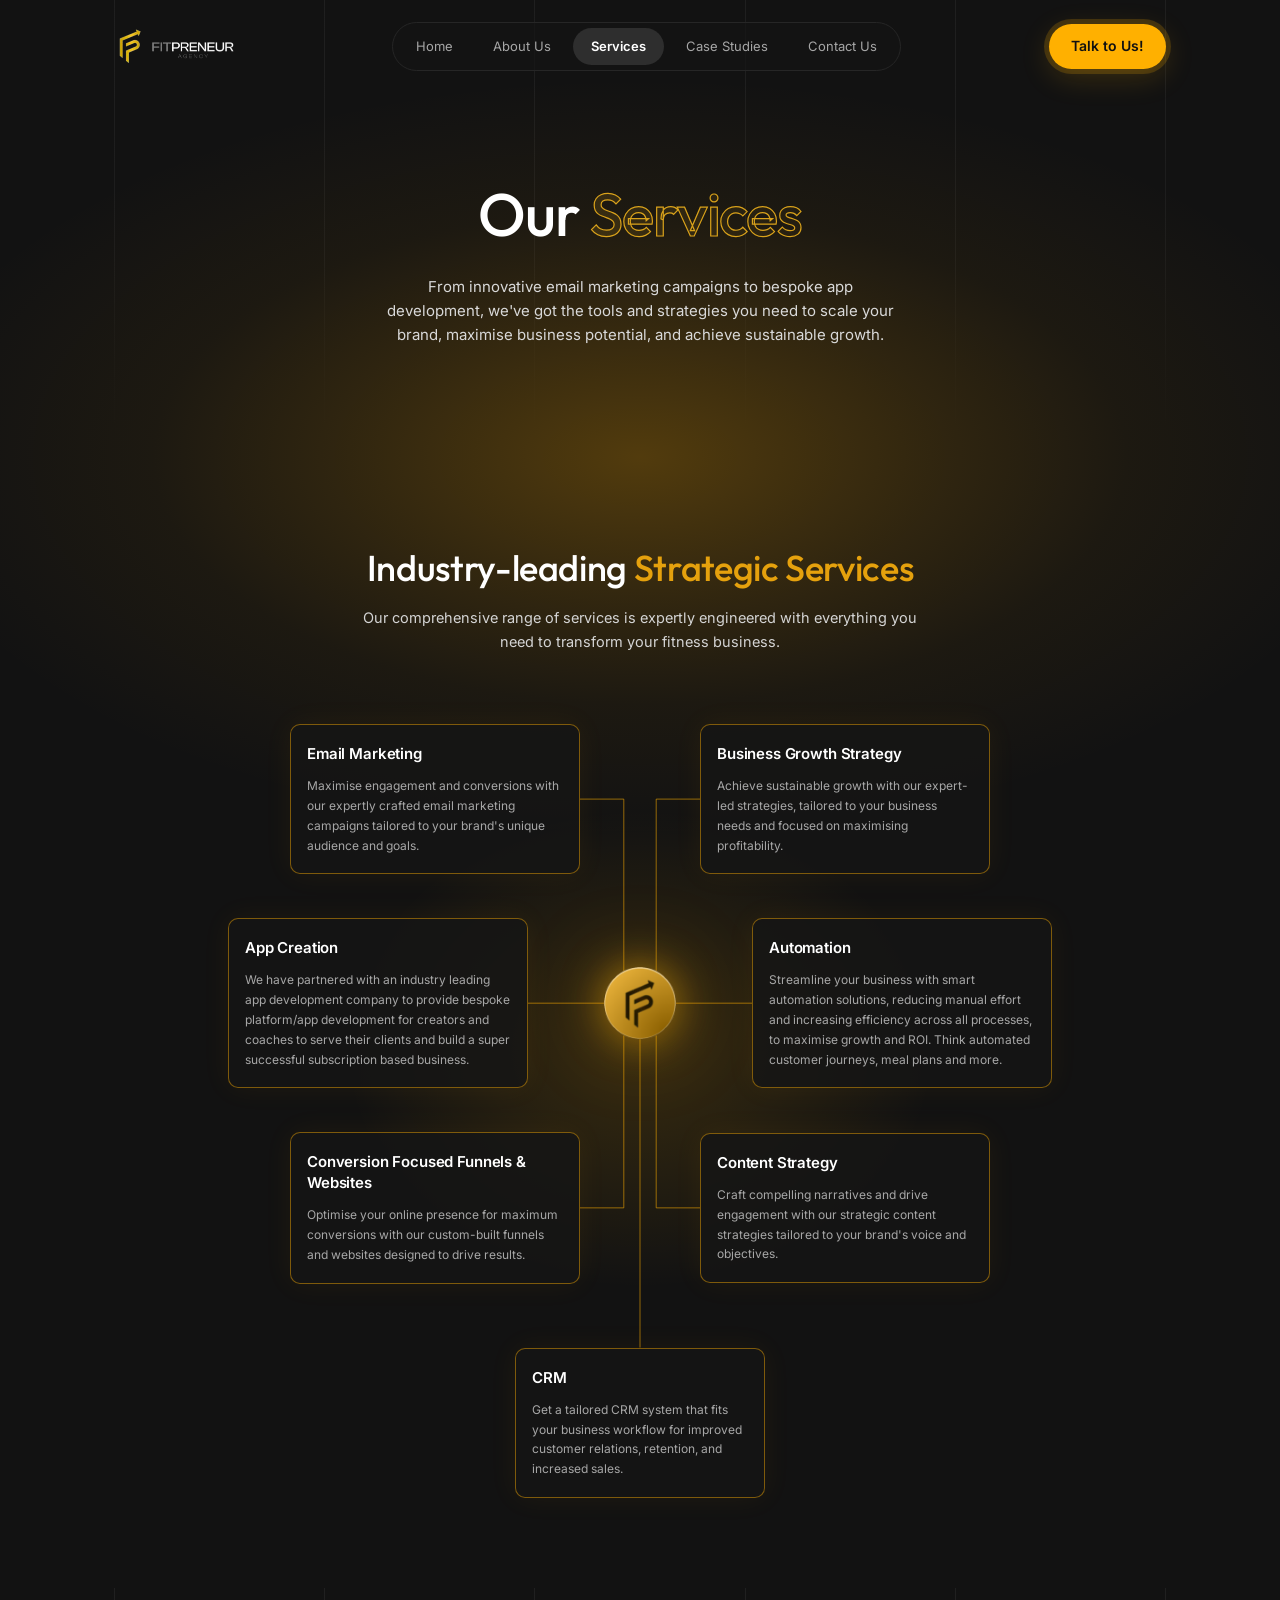
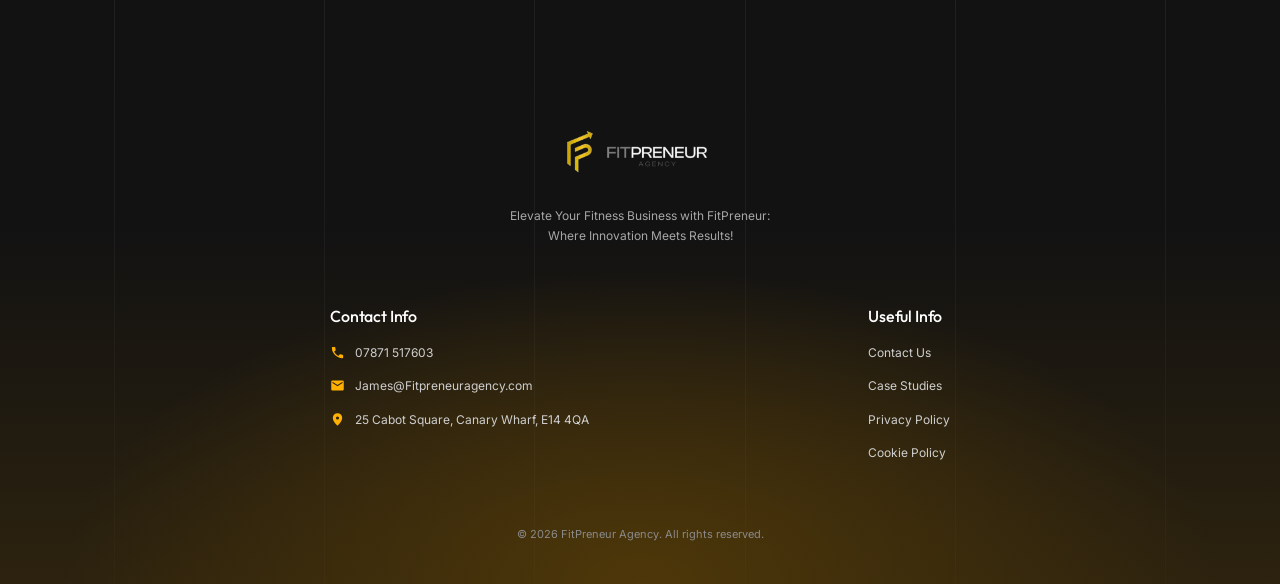
<file: services.html>
<!doctype html>
<html lang="en-GB">
<head>
  <meta charset="utf-8">
  <meta name="viewport" content="width=device-width, initial-scale=1">
  <title>Services | FitPreneur Agency</title>
  <meta name="description" content="Email marketing, business growth strategy, app creation, automation, funnels and websites, content strategy and CRM for fitness creators and coaches.">
  <meta name="robots" content="index,follow">
  <link rel="canonical" href="https://fitpreneuragency.com/services">
  <meta name="theme-color" content="#121212">

  <meta property="og:type" content="website">
  <meta property="og:site_name" content="FitPreneur Agency">
  <meta property="og:title" content="Services | FitPreneur Agency">
  <meta property="og:description" content="Email marketing, business growth strategy, app creation, automation, funnels and websites, content strategy and CRM for fitness creators and coaches.">
  <meta property="og:url" content="https://fitpreneuragency.com/services">
  <meta property="og:image" content="https://fitpreneuragency.com/assets/img/og-image.png">
  <meta name="twitter:card" content="summary_large_image">

  <link rel="icon" type="image/png" href="assets/img/favicon.png">
  <link rel="apple-touch-icon" href="assets/img/apple-touch-icon.png">

  <link rel="preconnect" href="https://fonts.googleapis.com">
  <link rel="preconnect" href="https://fonts.gstatic.com" crossorigin>
  <link href="https://fonts.googleapis.com/css2?family=Inter:wght@400;500;600&family=Outfit:wght@400;500;600&display=swap" rel="stylesheet">
  <link rel="stylesheet" href="assets/css/styles.css">
</head>
<body>
  <a class="skip-link" href="#main">Skip to content</a>

  <!-- HEADER -->
  <header class="site-header" id="top">
    <div class="container header-inner">
      <a class="brand" href="index.html" aria-label="FitPreneur Agency home">
        <img src="assets/img/logo.png" alt="FitPreneur Agency" width="130" height="39">
      </a>

      <nav class="nav" id="site-nav" aria-label="Main">
        <ul>
          <li><a href="index.html">Home</a></li>
          <li><a href="about.html">About Us</a></li>
          <li><a href="services.html" class="is-active" aria-current="page">Services</a></li>
          <li><a href="case-studies.html">Case Studies</a></li>
          <li><a href="contact.html">Contact Us</a></li>
        </ul>
        <a class="btn btn-gold nav-cta-mobile" href="contact.html">Talk to Us!</a>
      </nav>

      <a class="btn btn-gold header-cta" href="contact.html">Talk to Us!</a>

      <button class="menu-toggle" type="button" aria-expanded="false" aria-controls="site-nav" aria-label="Open menu">
        <span></span><span></span>
      </button>
    </div>
  </header>

  <main id="main">
    <section class="page-hero">
      <div class="grid-lines" aria-hidden="true"><span></span><span></span><span></span><span></span><span></span><span></span></div>
      <div class="hero-glow" aria-hidden="true"></div>
      <div class="container page-hero-inner">
        <h1 class="page-title reveal">Our <span class="outline-text">Services</span></h1>
        <p class="page-sub reveal">From innovative email marketing campaigns to bespoke app development, we've got the tools and strategies you need to scale your brand, maximise business potential, and achieve sustainable growth.</p>
        
      </div>
    </section>

    <section class="page-section svc-intro" aria-labelledby="svc-title">
      <div class="container">
        <h2 id="svc-title" class="section-title reveal">Industry-leading <span class="gold">Strategic Services</span></h2>
        <p class="section-lead reveal">Our comprehensive range of services is expertly engineered with everything you need to transform your fitness business.</p>

        <div class="svc-map">
          <svg class="svc-lines" aria-hidden="true"></svg>
          <div class="svc-coin" aria-hidden="true"><img src="assets/img/coin.png" alt="" width="80" height="80"></div>
          <article class="svc-card c-l r1 reveal"><h3>Email Marketing</h3><p>Maximise engagement and conversions with our expertly crafted email marketing campaigns tailored to your brand's unique audience and goals.</p></article>
          <article class="svc-card c-r r1 reveal"><h3>Business Growth Strategy</h3><p>Achieve sustainable growth with our expert-led strategies, tailored to your business needs and focused on maximising profitability.</p></article>
          <article class="svc-card c-l r2 wide out-l reveal"><h3>App Creation</h3><p>We have partnered with an industry leading app development company to provide bespoke platform/app development for creators and coaches to serve their clients and build a super successful subscription based business.</p></article>
          <article class="svc-card c-r r2 wide out-r reveal"><h3>Automation</h3><p>Streamline your business with smart automation solutions, reducing manual effort and increasing efficiency across all processes, to maximise growth and ROI. Think automated customer journeys, meal plans and more.</p></article>
          <article class="svc-card c-l r3 reveal"><h3>Conversion Focused Funnels &amp; Websites</h3><p>Optimise your online presence for maximum conversions with our custom-built funnels and websites designed to drive results.</p></article>
          <article class="svc-card c-r r3 reveal"><h3>Content Strategy</h3><p>Craft compelling narratives and drive engagement with our strategic content strategies tailored to your brand's voice and objectives.</p></article>
          <article class="svc-card c-c reveal"><h3>CRM</h3><p>Get a tailored CRM system that fits your business workflow for improved customer relations, retention, and increased sales.</p></article>
        </div>
      </div>
    </section>
  </main>

  <!-- FOOTER -->
  <footer class="site-footer plain">
    <div class="grid-lines" aria-hidden="true"><span></span><span></span><span></span><span></span><span></span><span></span></div>
    <div class="footer-glow" aria-hidden="true"></div>
    <div class="container footer-inner">
      <div class="footer-brand">
        <img src="assets/img/logo.png" alt="FitPreneur Agency" width="160" height="48" loading="lazy">
        <p>Elevate Your Fitness Business with FitPreneur:<br>Where Innovation Meets Results!</p>
      </div>
      <div class="footer-cols">
        <div>
          <h2>Contact Info</h2>
          <ul class="contact-list">
            <li><svg viewBox="0 0 24 24" aria-hidden="true"><use href="#i-phone"/></svg><a href="tel:+447871517603">07871 517603</a></li>
            <li><svg viewBox="0 0 24 24" aria-hidden="true"><use href="#i-mail"/></svg><a href="mailto:james@fitpreneuragency.com">James@Fitpreneuragency.com</a></li>
            <li><svg viewBox="0 0 24 24" aria-hidden="true"><use href="#i-pin"/></svg><span>25 Cabot Square, Canary Wharf, E14 4QA</span></li>
          </ul>
        </div>
        <div>
          <h2>Useful Info</h2>
          <ul class="link-list">
            <li><a href="contact.html">Contact Us</a></li>
            <li><a href="case-studies.html">Case Studies</a></li>
            <li><a href="privacy.html">Privacy Policy</a></li>
            <li><a href="cookies.html">Cookie Policy</a></li>
          </ul>
        </div>
      </div>
      <p class="copyright">© <span id="year">2026</span> FitPreneur Agency. All rights reserved.</p>
    </div>
  </footer>

  <!-- ICON SPRITE -->
  <svg width="0" height="0" style="position:absolute" aria-hidden="true">
    <symbol id="i-ig" viewBox="0 0 24 24"><path fill="currentColor" d="M12 7.3a4.7 4.7 0 1 0 0 9.4 4.7 4.7 0 0 0 0-9.4Zm0 7.7a3 3 0 1 1 0-6 3 3 0 0 1 0 6Zm6-7.9a1.1 1.1 0 1 1-2.2 0 1.1 1.1 0 0 1 2.2 0ZM21.9 8c0-1.6-.5-3-1.6-4.2A5.9 5.9 0 0 0 16.1 2C14.5 2 9.5 2 7.9 2 6.3 2.1 4.9 2.6 3.7 3.7A5.9 5.9 0 0 0 2 8c-.1 1.6-.1 6.5 0 8.1.1 1.6.5 3 1.7 4.2A5.9 5.9 0 0 0 7.9 22c1.6.1 6.5.1 8.1 0 1.6 0 3-.5 4.2-1.7a5.9 5.9 0 0 0 1.7-4.2c.1-1.6.1-6.5 0-8.1Zm-2.1 9.8a3.3 3.3 0 0 1-1.9 1.9c-1.3.5-4.4.4-5.9.4s-4.6.1-5.9-.4a3.3 3.3 0 0 1-1.9-1.9c-.5-1.3-.4-4.4-.4-5.9s-.1-4.6.4-5.9a3.3 3.3 0 0 1 1.9-1.8C7.4 3.7 10.5 3.8 12 3.8s4.6-.1 5.9.4a3.3 3.3 0 0 1 1.9 1.9c.5 1.3.4 4.4.4 5.9s.1 4.6-.4 5.9Z"/></symbol>
    <symbol id="i-yt" viewBox="0 0 24 24"><path fill="currentColor" d="M23 7.2a3 3 0 0 0-2.1-2.1C19 4.6 12 4.6 12 4.6s-7 0-8.9.5A3 3 0 0 0 1 7.2 31 31 0 0 0 .5 12a31 31 0 0 0 .5 4.8 3 3 0 0 0 2.1 2.1c1.9.5 8.9.5 8.9.5s7 0 8.9-.5a3 3 0 0 0 2.1-2.1 31 31 0 0 0 .5-4.8 31 31 0 0 0-.5-4.8ZM9.7 15V9l5.8 3-5.8 3Z"/></symbol>
    <symbol id="i-tt" viewBox="0 0 24 24"><path fill="currentColor" d="M19.6 6.7a4.8 4.8 0 0 1-3.8-4.2V2h-3.4v13.7a2.9 2.9 0 1 1-2-2.8V9.4a6.3 6.3 0 1 0 5.4 6.3V8.8a8.2 8.2 0 0 0 4.8 1.5V6.9l-1-.2Z"/></symbol>
    <symbol id="i-pin" viewBox="0 0 24 24"><path fill="currentColor" d="M12 2a7.5 7.5 0 0 0-7.5 7.5C4.5 15 12 22 12 22s7.5-7 7.5-12.5A7.5 7.5 0 0 0 12 2Zm0 10a2.5 2.5 0 1 1 0-5 2.5 2.5 0 0 1 0 5Z"/></symbol>
    <symbol id="i-phone" viewBox="0 0 24 24"><path fill="currentColor" d="M20 15.5c-1.2 0-2.4-.2-3.6-.6a1 1 0 0 0-1 .3l-2.2 2.2a15 15 0 0 1-6.6-6.6l2.2-2.2c.3-.3.4-.7.3-1A11.4 11.4 0 0 1 8.5 4a1 1 0 0 0-1-1H4a1 1 0 0 0-1 1 17 17 0 0 0 17 17 1 1 0 0 0 1-1v-3.5a1 1 0 0 0-1-1Z"/></symbol>
    <symbol id="i-mail" viewBox="0 0 24 24"><path fill="currentColor" d="M20 4H4a2 2 0 0 0-2 2v12a2 2 0 0 0 2 2h16a2 2 0 0 0 2-2V6a2 2 0 0 0-2-2Zm0 4-8 5-8-5V6l8 5 8-5v2Z"/></symbol>
  </svg>

  <script src="assets/js/main.js" defer></script>
</body>
</html>
</file>
<file: assets/css/styles.css>
/* FitPreneur Agency - main stylesheet */

:root {
  --bg: #121212;
  --bg-2: #161616;
  --card: #171717;
  --card-border: #2a2a2a;
  --line: rgba(255, 255, 255, 0.06);
  --text: #ffffff;
  --muted: #a7a7a7;
  --muted-2: #8a8a8a;
  --gold: #ffb000;
  --gold-2: #f2a900;
  --gold-soft: #d9a21b;
  --gold-text: #e5a10d;
  --radius: 14px;
  --container: 1100px;
  --font-head: "Outfit", "Inter", system-ui, sans-serif;
  --font-body: "Inter", system-ui, -apple-system, "Segoe UI", sans-serif;
  color-scheme: dark;
}

*, *::before, *::after { box-sizing: border-box; }
html { scroll-behavior: smooth; -webkit-text-size-adjust: 100%; }
body {
  margin: 0;
  background: var(--bg);
  color: var(--text);
  font-family: var(--font-body);
  font-size: 16px;
  line-height: 1.6;
  -webkit-font-smoothing: antialiased;
  overflow-x: hidden;
  overflow-x: clip;
}
img { max-width: 100%; display: block; }
a { color: inherit; text-decoration: none; }
h1, h2, h3 { font-family: var(--font-head); font-weight: 500; margin: 0; line-height: 1.15; letter-spacing: -0.01em; }
p { margin: 0; }
ul, ol { list-style: none; margin: 0; padding: 0; }

.container { width: 100%; max-width: var(--container); margin: 0 auto; padding: 0 24px; }
.center { text-align: center; }
.gold { color: var(--gold-text); }
.sr-only { position: absolute; width: 1px; height: 1px; padding: 0; margin: -1px; overflow: hidden; clip: rect(0 0 0 0); white-space: nowrap; border: 0; }
.skip-link { position: absolute; left: 16px; top: -60px; z-index: 100; background: var(--gold); color: #111; padding: 10px 16px; border-radius: 8px; font-weight: 600; }
.skip-link:focus { top: 16px; }
:focus-visible { outline: 2px solid var(--gold); outline-offset: 3px; }

/* Buttons */
.btn {
  display: inline-flex; align-items: center; justify-content: center;
  font-family: var(--font-body); font-weight: 600; font-size: 14px;
  padding: 11px 22px; border-radius: 999px; border: 0; cursor: pointer;
  transition: transform .2s ease, box-shadow .2s ease, background .2s ease;
  white-space: nowrap;
}
.btn-gold {
  background: var(--gold); color: #111;
  box-shadow: 0 0 0 5px rgba(255, 176, 0, 0.18), 0 8px 30px rgba(255, 176, 0, 0.18);
}
.btn-gold:hover { transform: translateY(-1px); box-shadow: 0 0 0 6px rgba(255, 176, 0, 0.28), 0 10px 36px rgba(255, 176, 0, 0.3); }
.btn-white {
  background: #fff; color: #111; padding: 12px 28px;
  box-shadow: 0 0 0 5px rgba(255, 255, 255, 0.14);
}
.btn-white:hover { transform: translateY(-1px); box-shadow: 0 0 0 6px rgba(255, 255, 255, 0.22); }
.btn-lg { padding: 13px 30px; font-size: 15px; }

/* Header */
.site-header {
  position: fixed; inset: 0 0 auto 0; z-index: 50;
  padding: 22px 0;
  transition: background .3s ease, padding .3s ease, border-color .3s ease;
  border-bottom: 1px solid transparent;
}
.site-header.is-scrolled {
  background: rgba(18, 18, 18, 0.82);
  backdrop-filter: blur(14px); -webkit-backdrop-filter: blur(14px);
  padding: 12px 0; border-bottom-color: var(--line);
}
.header-inner { display: flex; align-items: center; justify-content: space-between; gap: 24px; }
.brand img { width: 130px; height: auto; }
.nav ul {
  display: flex; gap: 4px; padding: 5px;
  background: rgba(20, 20, 20, 0.7); border: 1px solid #262626; border-radius: 999px;
}
.nav a {
  display: block; padding: 8px 18px; border-radius: 999px;
  font-size: 13px; color: var(--muted); transition: color .2s, background .2s;
}
.nav a:hover { color: #fff; }
.nav a.is-active { background: #2e2e2e; color: #fff; font-weight: 600; }
.nav .nav-cta-mobile, .menu-toggle { display: none; }

/* Grid lines + glow */
.grid-lines {
  position: absolute; inset: 0; pointer-events: none;
  max-width: var(--container); margin: 0 auto; padding: 0 24px;
  display: flex; justify-content: space-between;
}
.grid-lines span { width: 1px; background: linear-gradient(to bottom, var(--line), rgba(255,255,255,0.03)); }

/* Hero */
.hero {
  position: relative;
  padding: 190px 0 90px;
  background: radial-gradient(circle at 92% 30%, rgba(255, 176, 0, 0.06), transparent 30%);
}
/* Grid lines fade out before the hero ends */
.hero .grid-lines {
  -webkit-mask-image: linear-gradient(to bottom, #000 55%, transparent 100%);
  mask-image: linear-gradient(to bottom, #000 55%, transparent 100%);
}
/* Soft gold glow centred on the hero's bottom edge, bleeding into the next section */
.hero-glow {
  position: absolute; left: 0; right: 0; bottom: -380px; height: 760px; pointer-events: none;
  background:
    radial-gradient(min(750px, 80vw) 380px at 50% 50%, rgba(230, 155, 0, 0.30), rgba(230, 155, 0, 0.14) 40%, rgba(230, 155, 0, 0.05) 65%, transparent 100%);
}
.hero-inner { position: relative; text-align: center; }
.hero-title { font-size: clamp(38px, 6.2vw, 64px); font-weight: 500; letter-spacing: -0.02em; }
.outline-text {
  color: transparent;
  -webkit-text-stroke: 1.2px var(--gold-soft);
  background: linear-gradient(90deg, rgba(217,162,27,0.15), rgba(217,162,27,0.04));
  -webkit-background-clip: text; background-clip: text;
}
.hero-sub { max-width: 500px; margin: 34px auto 54px; color: #d4d4d4; font-size: 15px; line-height: 1.6; }

.stats {
  margin: 90px 0 0; display: grid; grid-template-columns: repeat(4, 1fr); gap: 24px;
}
.stat-num { font-family: var(--font-head); font-size: 24px; font-weight: 500; }
.stat dd { margin: 8px 0 0; color: var(--muted); font-size: 14px; line-height: 1.45; }

/* Sections */
.section-title { font-size: clamp(30px, 4vw, 36px); }
.section-title.left { text-align: left; line-height: 1.3; }
.section-sub { color: var(--muted); font-size: 14px; margin-top: 18px; }

/* Creators */
.creators { padding: 50px 0 70px; position: relative; }
.creators-marquee { margin: 46px 0 44px; }
.creator-card {
  position: relative; flex: 0 0 auto; width: 220px; height: 330px;
  border-radius: 10px; overflow: hidden; background: #222;
}
.creator-photo { width: 100%; height: 100%; object-fit: cover; transition: transform .6s ease; }
.photo-katie { object-position: 72% center; }
.creator-card:hover .creator-photo { transform: scale(1.04); }
.creator-card::after {
  content: ""; position: absolute; inset: 0;
  background: linear-gradient(to top, rgba(0,0,0,0.78) 0%, rgba(0,0,0,0.25) 32%, transparent 55%);
}
.creator-logo { position: absolute; z-index: 1; left: 50%; transform: translateX(-50%); top: 42%; width: 82%; height: auto; pointer-events: none; }
.logo-chef { top: 38%; width: 90%; }
.logo-jason { width: 44%; top: 37%; }
.logo-kieran { width: 86%; top: 43%; }
.logo-dd { width: 78%; top: 36%; }
.logo-katie { width: 96%; top: 38%; }
.creator-info { position: absolute; z-index: 2; left: 14px; right: 10px; bottom: 14px; }
.creator-info h3 { font-family: var(--font-body); font-size: 14px; font-weight: 600; }
.socials { display: flex; gap: 12px; margin-top: 10px; font-size: 11px; font-weight: 500; }
.socials li { display: inline-flex; align-items: center; gap: 4px; }
.socials svg { width: 13px; height: 13px; }

/* Marquee */
.marquee {
  overflow: hidden; position: relative;
  -webkit-mask-image: linear-gradient(to right, transparent 0, #000 12%, #000 88%, transparent 100%);
  mask-image: linear-gradient(to right, transparent 0, #000 12%, #000 88%, transparent 100%);
}
.marquee-track {
  display: flex; gap: 26px; width: max-content;
  animation: marquee var(--duration, 40s) linear infinite;
}
.marquee.reverse .marquee-track { animation-direction: reverse; }
.marquee:hover .marquee-track, .marquee:focus-within .marquee-track { animation-play-state: paused; }
@keyframes marquee { from { transform: translateX(0); } to { transform: translateX(calc(-50% - 13px)); } }

/* Process timeline */
.process { position: relative; padding: 70px 0 110px; overflow: hidden; }
.waves { position: absolute; left: 0; top: 34%; width: 100%; height: 420px; pointer-events: none; opacity: .9; }
.process .section-title { margin-bottom: 80px; }
.timeline { position: relative; max-width: 760px; margin: 0 auto; }
.tl-line {
  position: absolute; left: 50%; top: 6px; bottom: 6px; width: 2px; transform: translateX(-50%);
  background: #4a4a4a;
}
.tl-fill {
  position: absolute; inset: 0 0 auto 0; height: 0; background: var(--gold);
  box-shadow: 0 0 12px rgba(255, 176, 0, .5); transition: height .15s linear;
}
.tl-item { position: relative; width: 50%; padding-bottom: 58px; z-index: 1; }
.tl-item.left { padding-right: 68px; text-align: right; }
.tl-item.right { margin-left: 50%; padding-left: 68px; }
.tl-item + .tl-item { margin-top: -6px; }
.tl-item h3 { font-family: var(--font-body); font-size: 15px; font-weight: 600; transition: color .3s; }
.tl-item p { font-size: 12px; color: var(--muted); margin-top: 12px; transition: color .3s; }
.tl-item::before {
  content: ""; position: absolute; top: 3px; width: 16px; height: 16px; border-radius: 50%;
  background: radial-gradient(circle, #1a1a1a 0 2px, #9a9a9a 3px, #5d5d5d 100%);
  transition: background .3s, box-shadow .3s; z-index: 2;
}
.tl-item.left::before { right: -8px; }
.tl-item.right::before { left: -8px; }
.tl-item.is-passed::before { background: radial-gradient(circle, #3b2a00 0 2px, var(--gold) 3px, #c88a00 100%); }
.tl-item.is-current::before {
  background: radial-gradient(circle, #fff 0 3px, var(--gold) 4px, #c88a00 100%);
  box-shadow: 0 0 0 4px rgba(255,176,0,.25), 0 0 18px rgba(255,176,0,.7);
}
.tl-item.is-current h3 { color: var(--gold); }
.tl-item.is-current p { color: #fff; }

/* Features */
.features { padding: 40px 0 100px; }
.features .section-title { margin-bottom: 70px; }
.features-marquee + .features-marquee { margin-top: 26px; }
.feature-card {
  flex: 0 0 auto; width: 340px; padding: 20px 14px 14px;
  background: var(--card); border: 1px solid var(--card-border); border-radius: var(--radius);
  display: flex; flex-direction: column;
}
.f-icon { width: 16px; height: auto; margin-bottom: 18px; }
.feature-card h3 { font-family: var(--font-body); font-size: 15px; font-weight: 600; line-height: 1.4; }
.feature-card p { color: var(--muted); font-size: 12.5px; line-height: 1.55; margin-top: 12px; flex: 1; }
.f-media {
  display: flex; gap: 12px; margin-top: 22px; height: 116px; overflow: hidden;
  -webkit-mask-image: linear-gradient(to right, transparent 0, #000 14%, #000 86%, transparent 100%);
  mask-image: linear-gradient(to right, transparent 0, #000 14%, #000 86%, transparent 100%);
}
.f-media img {
  flex: 0 0 auto; height: 100%; width: 88px; object-fit: cover; border-radius: 4px; background: #fff;
}
.f-media img:nth-child(2) { width: 120px; }

/* Offices */
.offices { background: var(--bg); padding-top: 40px; }
.offices-inner { display: grid; grid-template-columns: 1fr 1fr; color: #1a1a1a; }
.office { padding: 48px 24px 40px; }
.office-a { background: linear-gradient(90deg, #ffb000, #ffc23f); padding-left: max(24px, calc((100vw - var(--container)) / 2 + 24px)); }
.office-b { background: #fbbf35; }
.office-b::before { content: "Our Offices"; display: block; visibility: hidden; font-family: var(--font-head); font-size: 30px; line-height: 1.15; margin-bottom: 36px; }
.offices h2 { font-size: 30px; margin-bottom: 36px; }
.pin { width: 32px; height: 40px; }
.office h3 { font-family: var(--font-body); font-weight: 600; font-size: 16px; margin-top: 22px; }
.office p { font-size: 13px; margin-top: 8px; color: #2b2b2b; }

/* CTA + newsletter */
.cta { padding: 100px 0 0; position: relative; z-index: 1; }
.cta .section-title { margin-bottom: 28px; }
.newsletter {
  margin-top: 54px; background: #2a2a2a; border: 1px solid #333; border-radius: 10px;
  display: grid; grid-template-columns: 1fr 1fr; gap: 40px; align-items: center;
  padding: 34px 34px 34px 20px;
}
.nl-copy img { width: 14px; margin-bottom: 12px; }
.nl-copy h2 { font-size: 21px; }
.nl-form { display: grid; gap: 14px; }
.nl-form input {
  width: 100%; background: #252525; color: #fff; font: inherit; font-size: 12px;
  border: 1px solid #555; border-radius: 6px; padding: 9px 10px;
}
.nl-form input::placeholder { color: #bdbdbd; }
.nl-form input:focus { outline: none; border-color: var(--gold); }
.btn-block {
  width: 100%; background: var(--gold); color: #111; font: inherit; font-weight: 600; font-size: 12px;
  border: 0; border-radius: 4px; padding: 9px; cursor: pointer; transition: background .2s;
}
.btn-block:hover { background: #ffc12e; }
.btn-block:disabled { opacity: .6; cursor: wait; }
.hp { position: absolute; left: -9999px; }
.nl-status { font-size: 12px; min-height: 1em; margin-top: -4px; }
.nl-status.ok { color: #7ee2a8; }
.nl-status.err { color: #ff8a80; }

/* Footer */
.site-footer {
  position: relative; overflow: hidden; margin-top: -100px; padding: 190px 0 40px;
  background: radial-gradient(ellipse 60% 70% at 50% 100%, rgba(140, 95, 0, 0.55), transparent 75%);
}
.footer-glow { position: absolute; inset: auto 0 0 0; height: 60%; background: linear-gradient(to top, rgba(70, 50, 10, .5), transparent); pointer-events: none; }
.footer-inner { position: relative; }
.footer-brand { text-align: center; }
.footer-brand img { width: 160px; margin: 0 auto; }
.footer-brand p { color: var(--muted); font-size: 12px; margin-top: 30px; line-height: 1.7; }
.footer-cols {
  display: flex; justify-content: space-between; gap: 40px;
  max-width: 620px; margin: 60px auto 0;
}
.footer-cols h2 { font-size: 16px; margin-bottom: 18px; }
.contact-list li, .link-list li { font-size: 12px; color: #cfcfcf; margin-bottom: 14px; }
.contact-list li { display: flex; align-items: center; gap: 10px; }
.contact-list svg { width: 15px; height: 15px; color: var(--gold); flex: 0 0 auto; }
.contact-list a:hover, .link-list a:hover { color: var(--gold); }
.copyright { text-align: center; color: var(--muted-2); font-size: 11px; margin-top: 50px; }

/* Reveal on scroll */
.reveal { opacity: 0; transform: translateY(18px); transition: opacity .8s ease, transform .8s ease; }
.reveal.is-visible { opacity: 1; transform: none; }
.no-js .reveal { opacity: 1; transform: none; }

/* Responsive */
@media (max-width: 900px) {
  .nav {
    position: fixed; inset: 0; z-index: -1; display: flex; flex-direction: column; align-items: center; justify-content: center; gap: 28px;
    background: rgba(14,14,14,.97); opacity: 0; visibility: hidden; transition: opacity .25s, visibility .25s;
  }
  .nav.is-open { opacity: 1; visibility: visible; }
  .site-header.menu-open { backdrop-filter: none; -webkit-backdrop-filter: none; background: transparent; border-bottom-color: transparent; }
  .nav ul { flex-direction: column; align-items: center; background: none; border: 0; gap: 8px; }
  .nav a { font-size: 20px; padding: 10px 24px; }
  .nav .nav-cta-mobile { display: inline-flex; color: #111; font-size: 15px; font-weight: 600; padding: 12px 28px; }
  .header-cta { display: none; }
  .menu-toggle {
    display: inline-flex; flex-direction: column; justify-content: center; gap: 6px;
    width: 44px; height: 44px; padding: 0 10px; background: #1f1f1f; border: 1px solid #2c2c2c; border-radius: 12px; cursor: pointer;
  }
  .menu-toggle span { display: block; height: 2px; background: #fff; border-radius: 2px; transition: transform .25s; }
  .menu-toggle[aria-expanded="true"] span:first-child { transform: translateY(4px) rotate(45deg); }
  .menu-toggle[aria-expanded="true"] span:last-child { transform: translateY(-4px) rotate(-45deg); }

  .stats { grid-template-columns: repeat(2, 1fr); row-gap: 40px; }
  .newsletter { grid-template-columns: 1fr; gap: 24px; padding: 28px 22px; }
  .offices-inner { grid-template-columns: 1fr; }
  .office-a { padding-left: 24px; }
  .office-b { padding-top: 12px; background: linear-gradient(90deg, #ffb000, #ffc23f); }
  .office-b::before { display: none; }
}

@media (max-width: 640px) {
  .container { padding: 0 16px; }
  .hero { padding: 140px 0 70px; }
  .hero-title br { display: none; }
  .hero-sub { margin: 26px auto 40px; }
  .stats { margin-top: 64px; }
  .grid-lines span:nth-child(2), .grid-lines span:nth-child(5) { display: none; }
  .creator-card { width: 190px; height: 290px; }
  .feature-card { width: 290px; }
  .marquee { -webkit-mask-image: linear-gradient(to right, transparent 0, #000 5%, #000 95%, transparent 100%); mask-image: linear-gradient(to right, transparent 0, #000 5%, #000 95%, transparent 100%); }

  .process .section-title { margin-bottom: 56px; }
  .tl-line { left: 8px; transform: none; }
  .tl-item, .tl-item.left, .tl-item.right { width: 100%; margin-left: 0; padding: 0 0 44px 40px; text-align: left; }
  .tl-item.left::before, .tl-item.right::before { left: 1px; right: auto; }

  .footer-cols { flex-direction: column; gap: 30px; }
  .site-footer { padding-top: 160px; }
}

@media (prefers-reduced-motion: reduce) {
  html { scroll-behavior: auto; }
  .marquee-track { animation: none; }
  .marquee { overflow-x: auto; -webkit-mask-image: none; mask-image: none; padding: 0 24px; }
  .reveal { opacity: 1; transform: none; transition: none; }
}

/* =========================================================
   Inner pages
   ========================================================= */

/* Page hero (About, Services, Case Studies, Contact) */
.page-hero { position: relative; padding: 180px 0 110px; text-align: center; }
.page-hero.compact { padding-bottom: 60px; }
.page-hero .grid-lines {
  -webkit-mask-image: linear-gradient(to bottom, #000 55%, transparent 100%);
  mask-image: linear-gradient(to bottom, #000 55%, transparent 100%);
}
.page-hero .hero-glow { bottom: -380px; }
.page-hero-inner { position: relative; z-index: 1; }
.page-title { font-size: clamp(40px, 6vw, 60px); font-weight: 500; letter-spacing: -0.02em; }
.page-sub { max-width: 520px; margin: 26px auto 0; color: #d9d9d9; font-size: 15px; line-height: 1.6; }
.page-hero .btn { margin-top: 40px; }
.page-hero + section, .page-hero + .page-section { position: relative; z-index: 1; }

.page-section { position: relative; padding: 90px 0; }
.section-lead { max-width: 560px; margin: 18px auto 0; color: #d4d4d4; font-size: 14.5px; line-height: 1.65; }

.site-footer.plain { margin-top: 0; padding-top: 140px; }

/* About: video still */
.video-frame {
  position: relative; max-width: 860px; margin: 50px auto 0; border-radius: 12px; overflow: hidden;
  box-shadow: 0 30px 80px rgba(0,0,0,.5);
}
.video-frame img { width: 100%; height: auto; }
.play-btn {
  position: absolute; left: 50%; top: 50%; transform: translate(-50%, -50%);
  width: 84px; height: 84px; border-radius: 50%; border: 0; cursor: pointer;
  background: #fff; display: grid; place-items: center;
  box-shadow: 0 0 0 10px rgba(255,255,255,.22); transition: transform .2s, box-shadow .2s;
}
.play-btn[hidden] { display: none; }
.play-btn:hover { transform: translate(-50%, -50%) scale(1.06); box-shadow: 0 0 0 14px rgba(255,255,255,.25); }
.play-btn svg { width: 30px; height: 30px; margin-left: 4px; color: #111; }
.video-modal { position: fixed; inset: 0; z-index: 200; background: rgba(0,0,0,.85); display: none; place-items: center; padding: 20px; }
.video-modal.is-open { display: grid; }
.video-modal .vm-inner { width: min(1000px, 100%); aspect-ratio: 16 / 9; background: #000; border-radius: 12px; overflow: hidden; }
.video-modal iframe, .video-modal video { width: 100%; height: 100%; border: 0; display: block; }
.vm-close { position: absolute; top: 18px; right: 18px; width: 44px; height: 44px; border-radius: 12px; border: 1px solid #333; background: #1c1c1c; color: #fff; font-size: 22px; cursor: pointer; }

/* About: intro */
.about-intro { text-align: center; padding: 40px 0 60px; }
.about-intro h2 { font-size: clamp(30px, 4.2vw, 40px); line-height: 1.2; }
.about-intro > .container > p { max-width: 640px; margin: 26px auto 0; font-size: 15px; line-height: 1.7; color: #f0f0f0; text-transform: capitalize; }

/* About: numbered rows */
.about-rows { position: relative; max-width: 820px; margin: 60px auto 0; }
.about-rows .ar-line { position: absolute; left: 50%; top: 60px; bottom: 0; width: 2px; transform: translateX(-50%); background: #262626; }
.about-rows .ar-fill { position: absolute; inset: 0 0 auto 0; height: 0; background: var(--gold); box-shadow: 0 0 10px rgba(255,176,0,.45); }
.ar-row { position: relative; display: grid; grid-template-columns: 1fr 120px 1fr; align-items: start; padding-bottom: 110px; }
.ar-row:last-child { padding-bottom: 20px; }
.ar-num {
  grid-column: 2; grid-row: 1; justify-self: center; position: relative; z-index: 1;
  font-family: var(--font-head); font-size: 44px; font-weight: 600; line-height: 1; color: #2c2c2c;
  background: radial-gradient(closest-side, var(--bg) 75%, rgba(18,18,18,0)); padding: 10px 14px 16px; transition: color .4s;
}
.ar-row.is-active .ar-num { color: #fff; }
.ar-text { text-align: left; }
.ar-text h3 { font-family: var(--font-body); font-size: 16px; font-weight: 600; }
.ar-text p { font-size: 12.5px; color: var(--muted); line-height: 1.75; margin-top: 14px; }
.ar-art {
  border-radius: 14px; overflow: hidden; border: 1px solid rgba(255,176,0,.35);
  box-shadow: 0 0 40px rgba(255,176,0,.12); background: #151515; max-width: 280px;
}
.ar-art img { width: 100%; height: auto; }
.ar-row.text-right .ar-art { grid-column: 1; grid-row: 1; justify-self: start; margin-top: 16px; }
.ar-row.text-right .ar-text { grid-column: 3; grid-row: 1; }
.ar-row.text-left .ar-text { grid-column: 1; grid-row: 1; padding-top: 70px; }
.ar-row.text-left .ar-art { grid-column: 3; grid-row: 1; justify-self: end; margin-top: 40px; }

/* About: community */
.community { text-align: center; padding: 70px 0 40px; }
.community .section-title { margin-bottom: 50px; }
.proof-card { flex: 0 0 auto; width: 320px; text-align: center; }
.proof-card img { width: 100%; height: 150px; object-fit: cover; object-position: top left; border-radius: 10px; background: #fff; }
.proof-card h3 { font-family: var(--font-head); font-size: 18px; font-weight: 500; margin-top: 22px; }
.community .marquee-track { gap: 34px; }
.community .section-lead { margin-top: 46px; max-width: 600px; }
.community .btn { margin-top: 34px; }

/* Services: map */
.svc-intro { text-align: center; }
.svc-map {
  position: relative; max-width: 860px; margin: 70px auto 0;
  display: grid; grid-template-columns: 1fr 120px 1fr; grid-template-rows: auto auto auto auto;
  row-gap: 44px; align-items: center;
}
.svc-map::before {
  content: ""; position: absolute; left: 50%; top: 42%; width: 640px; height: 520px; transform: translate(-50%, -50%);
  background: radial-gradient(ellipse at center, rgba(255,176,0,.16), transparent 65%); pointer-events: none;
}
.svc-lines { position: absolute; inset: 0; width: 100%; height: 100%; pointer-events: none; overflow: visible; }
.svc-lines path { fill: none; stroke: rgba(255,176,0,.55); stroke-width: 1; }
.svc-coin {
  grid-column: 2; grid-row: 2; justify-self: center; position: relative; z-index: 1;
  width: 72px; height: 72px; border-radius: 50%;
  box-shadow: 0 0 40px rgba(255,176,0,.55), 0 0 90px rgba(255,176,0,.25);
}
.svc-coin img { width: 100%; height: 100%; display: block; }
.svc-card {
  position: relative; z-index: 1; padding: 18px 16px;
  background: rgba(22,22,22,.85); border: 1px solid rgba(255,176,0,.45); border-radius: 10px;
  box-shadow: 0 0 30px rgba(255,176,0,.06); max-width: 290px;
  transition: border-color .25s, transform .25s, box-shadow .25s;
}
.svc-card:hover { border-color: var(--gold); transform: translateY(-2px); box-shadow: 0 0 36px rgba(255,176,0,.16); }
.svc-card { text-align: left; }
.svc-card h3 { font-family: var(--font-body); font-size: 15px; font-weight: 600; line-height: 1.4; }
.svc-card p { font-size: 12px; color: var(--muted); line-height: 1.65; margin-top: 12px; }
.svc-card.c-l { grid-column: 1; justify-self: end; }
.svc-card.c-r { grid-column: 3; justify-self: start; }
.svc-card.wide { max-width: 300px; }
.svc-card.out-l { margin-right: 52px; }
.svc-card.out-r { margin-left: 52px; }
.svc-card.r1 { grid-row: 1; } .svc-card.r2 { grid-row: 2; } .svc-card.r3 { grid-row: 3; }
.svc-card.c-c { grid-column: 1 / -1; grid-row: 4; justify-self: center; width: 250px; margin-top: 20px; }
.svc-cta { text-align: center; margin-top: 70px; }

/* Case studies */
.results-grid { display: grid; grid-template-columns: 1fr 1fr; gap: 22px; margin-top: 50px; }
.result-card {
  background: linear-gradient(180deg, #1f1f1f, #191919); border: 1px solid #2c2c2c; border-radius: 10px;
  padding: 22px 14px 14px; display: flex; flex-direction: column;
}
.result-card h3 { font-size: 18px; font-weight: 500; }
.result-card p { color: var(--muted); font-size: 12.5px; line-height: 1.6; margin-top: 10px; }
.result-card .rc-media { margin-top: 26px; border-radius: 8px; overflow: hidden; aspect-ratio: 361 / 185; background: #0e0e0e; }
.result-card .rc-media img { width: 100%; height: 100%; object-fit: cover; transition: transform .5s ease; }
.result-card:hover .rc-media img { transform: scale(1.03); }
.results-cta { text-align: center; margin-top: 60px; }

/* Contact */
.contact-card {
  position: relative; z-index: 1; max-width: 740px; margin: 50px auto 0; padding: 30px;
  background: rgba(120, 100, 60, 0.28); border: 1px solid rgba(255,255,255,.08); border-radius: 10px;
  backdrop-filter: blur(10px); -webkit-backdrop-filter: blur(10px); text-align: left;
}
.contact-form { display: grid; gap: 14px; }
.contact-form input, .contact-form select {
  width: 100%; background: rgba(20,20,20,.18); color: #fff; font: inherit; font-size: 13px;
  border: 1px solid rgba(255,255,255,.28); border-radius: 6px; padding: 10px 10px; appearance: none; -webkit-appearance: none;
}
.contact-form input::placeholder { color: #d0ccc4; }
.contact-form input:focus, .contact-form select:focus { outline: none; border-color: var(--gold); }
.contact-form select { color: #d0ccc4; cursor: pointer; padding-right: 34px;
  background-image: url("data:image/svg+xml,%3Csvg xmlns='http://www.w3.org/2000/svg' viewBox='0 0 10 6'%3E%3Cpath fill='%23fff' d='M0 0h10L5 6z'/%3E%3C/svg%3E");
  background-repeat: no-repeat; background-position: right 12px center; background-size: 9px;
}
.contact-form select.has-value { color: #fff; }
.contact-form select option { background: #1c1c1c; color: #fff; }
.phone-row { display: grid; grid-template-columns: 112px 1fr; border: 1px solid rgba(255,255,255,.28); border-radius: 6px; }
.phone-row:focus-within { border-color: var(--gold); }
.phone-row select, .phone-row input { border: 0; border-radius: 0; background-color: transparent; }
.phone-row select { color: #fff; border-right: 1px solid rgba(255,255,255,.28); margin: 6px 0; padding: 4px 26px 4px 10px; background-position: right 10px center; }
.contact-form .btn-block { padding: 11px; font-size: 13px; border-radius: 4px; margin-top: 4px; }
.contact-form .nl-status { margin-top: 0; min-height: 0; }
.contact-form .nl-status:empty { display: none; }

/* Inner pages: responsive */
@media (max-width: 900px) {
  .svc-map { grid-template-columns: 1fr; row-gap: 18px; max-width: 520px; padding-left: 52px; }
  .svc-map::before { display: none; }
  .svc-lines { display: none; }
  .svc-map::after { content: ""; position: absolute; left: 26px; top: 40px; bottom: 30px; width: 1px; background: rgba(255,176,0,.5); }
  .svc-coin { grid-column: 1; grid-row: auto; justify-self: start; margin-left: -52px; width: 52px; height: 52px; }
  .svc-card, .svc-card.c-l, .svc-card.c-r, .svc-card.c-c { grid-column: 1; grid-row: auto; justify-self: stretch; max-width: none; width: auto; margin: 0; }
  .svc-card::before { content: ""; position: absolute; left: -27px; top: 26px; width: 26px; height: 1px; background: rgba(255,176,0,.5); }
}
@media (max-width: 760px) {
  .results-grid { grid-template-columns: 1fr; }
  .about-rows .ar-line { left: 18px; top: 10px; transform: none; }
  .ar-row, .ar-row.text-left, .ar-row.text-right { grid-template-columns: 56px 1fr; padding-bottom: 70px; }
  .ar-num { grid-column: 1; justify-self: start; font-size: 30px; padding: 4px 0 10px; }
  .ar-row.text-right .ar-text, .ar-row.text-left .ar-text { grid-column: 2; grid-row: 1; padding-top: 0; }
  .ar-row.text-right .ar-art, .ar-row.text-left .ar-art { grid-column: 2; grid-row: 2; justify-self: start; margin-top: 26px; max-width: 100%; }
  .play-btn { width: 60px; height: 60px; box-shadow: 0 0 0 7px rgba(255,255,255,.22); }
  .play-btn svg { width: 22px; height: 22px; }
  .contact-card { padding: 20px 16px; }
  .proof-card { width: 270px; }
  .page-hero { padding: 140px 0 80px; }
}
</file>
